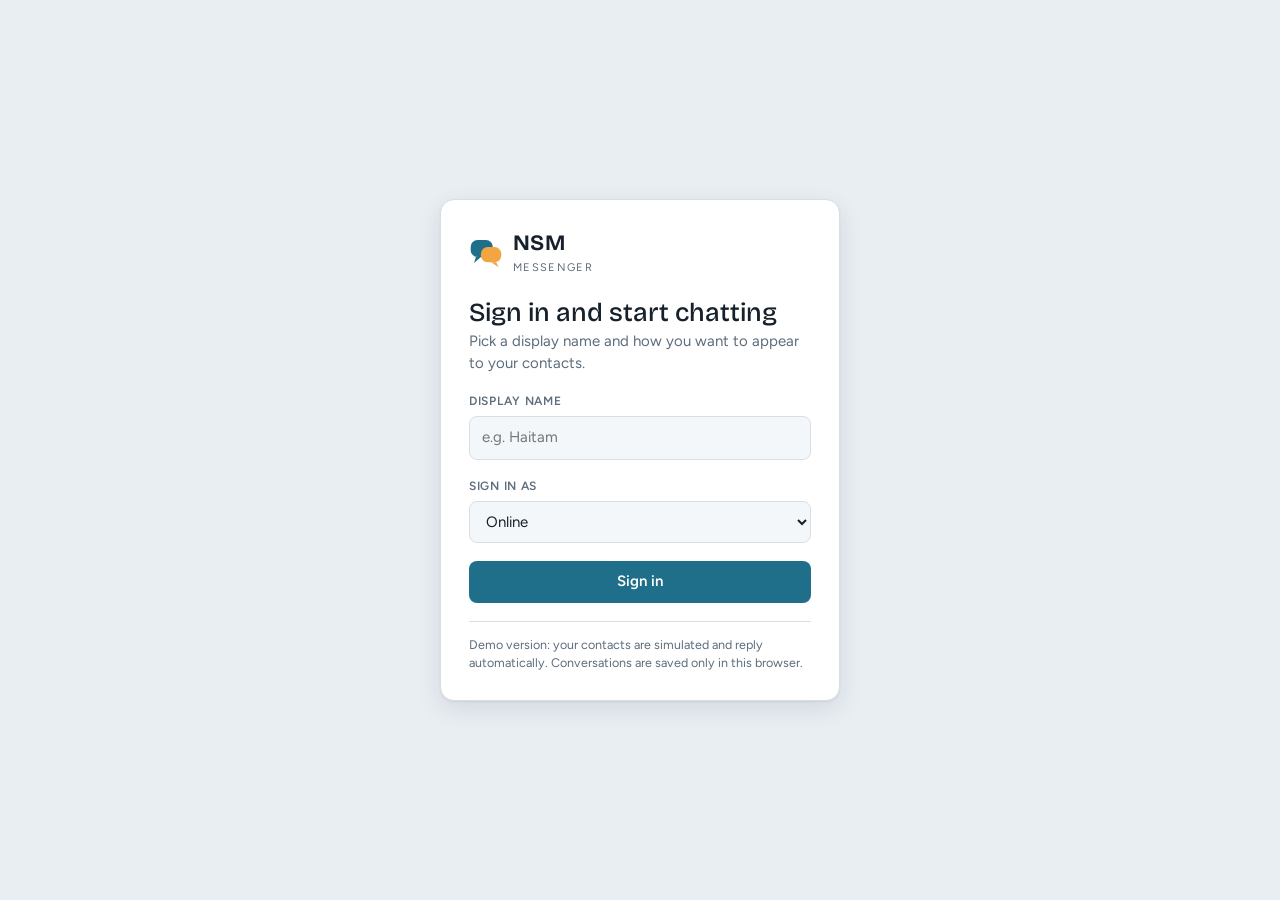
<file: demo.html>
<!doctype html>
<html lang="en">
<head>
<meta charset="utf-8">
<meta name="viewport" content="width=device-width, initial-scale=1, viewport-fit=cover">
<title>NSM Messenger</title>
<meta name="claude:viewport-fit-sides" content="cover">
<link rel="preconnect" href="https://fonts.googleapis.com">
<link rel="preconnect" href="https://fonts.gstatic.com" crossorigin>
<link rel="stylesheet" href="https://fonts.googleapis.com/css2?family=Bricolage+Grotesque:opsz,wght@12..96,500;12..96,700&family=Figtree:ital,wght@0,400;0,500;0,600;0,700;1,400;1,700&family=Comic+Neue:ital,wght@0,400;0,700;1,400;1,700&display=swap">
<style>
/* Layout: classic messenger — contact list left; tabbed conversation right with display pictures in a side column; one pane at a time on phones */
:root {
  --bg: #e9eef3;
  --panel: #ffffff;
  --panel-2: #f4f7fa;
  --line: #d6dee6;
  --fg: #16212c;
  --muted: #5d6d7c;
  --accent: #1f6f8b;
  --accent-fg: #ffffff;
  --accent-soft: #dcecf2;
  --spark: #f2a541;
  --spark-fg: #2b1a00;
  --online: #2e9e5b;
  --busy: #d64545;
  --away: #e0a526;
  --offline: #9aa7b3;
  --overlay: rgba(14, 21, 28, .45);
  --shadow: 0 1px 2px rgba(22,33,44,.06), 0 8px 24px rgba(22,33,44,.10);
  --font-display: "Bricolage Grotesque", "Segoe UI", system-ui, sans-serif;
  --font-body: "Figtree", "Segoe UI", system-ui, -apple-system, sans-serif;
  color-scheme: light;
}
@media (prefers-color-scheme: dark) {
  :root:not([data-theme="light"]) {
    --bg: #0e151c; --panel: #151f29; --panel-2: #1b2733; --line: #283745;
    --fg: #e6edf3; --muted: #93a3b2; --accent: #4fb3d3; --accent-fg: #06202a;
    --accent-soft: #1b3a47; --spark: #f2b45c; --offline: #5e6d7b; --overlay: rgba(0,0,0,.6);
    --shadow: 0 1px 2px rgba(0,0,0,.3), 0 8px 24px rgba(0,0,0,.4);
    color-scheme: dark;
  }
}
:root[data-theme="dark"] {
  --bg: #0e151c; --panel: #151f29; --panel-2: #1b2733; --line: #283745;
  --fg: #e6edf3; --muted: #93a3b2; --accent: #4fb3d3; --accent-fg: #06202a;
  --accent-soft: #1b3a47; --spark: #f2b45c; --offline: #5e6d7b; --overlay: rgba(0,0,0,.6);
  --shadow: 0 1px 2px rgba(0,0,0,.3), 0 8px 24px rgba(0,0,0,.4);
  color-scheme: dark;
}

* { box-sizing: border-box; }
html, body { height: 100%; }
body {
  margin: 0; background: var(--bg); color: var(--fg);
  font-family: var(--font-body); font-size: 15px; line-height: 1.45;
  padding-left: max(16px, env(safe-area-inset-left, 0px));
  padding-right: max(16px, env(safe-area-inset-right, 0px));
  padding-block: 16px;
}
button, input, select, textarea { font: inherit; color: inherit; }
button { cursor: pointer; }
:focus-visible { outline: 2px solid var(--accent); outline-offset: 2px; }
[hidden] { display: none !important; }
svg.i { width: 18px; height: 18px; stroke: currentColor; fill: none; stroke-width: 1.8; stroke-linecap: round; stroke-linejoin: round; flex: none; }

/* ---------- Status colours ---------- */
.st-online { --dot: var(--online); }
.st-busy, .st-phone { --dot: var(--busy); }
.st-away, .st-brb, .st-lunch { --dot: var(--away); }
.st-offline { --dot: var(--offline); }

/* ---------- Display pictures: status shown as a coloured frame ---------- */
.dp {
  --s: 40px; position: relative; flex: none; width: var(--s); height: var(--s); border-radius: calc(var(--s) * .26);
  display: grid; place-items: center; background: linear-gradient(145deg, var(--g1, #1f6f8b), var(--g2, #4fb3d3));
  box-shadow: 0 0 0 2px var(--panel), 0 0 0 4.5px var(--dot, var(--offline)); margin: 4px;
}
.dp img { position: absolute; inset: 0; width: 100%; height: 100%; object-fit: cover; border-radius: inherit; display: block; }
.dp-emo { font-size: calc(var(--s) * .56); line-height: 1; }
.dp.xs { --s: 24px; box-shadow: 0 0 0 1.5px var(--panel), 0 0 0 3px var(--dot, var(--offline)); margin: 3px; }
.dp.sm { --s: 36px; }
.dp.lg { --s: 60px; }
.dp.xl { --s: 104px; box-shadow: 0 0 0 3px var(--panel), 0 0 0 7px var(--dot, var(--offline)); margin: 7px; }
.dp.blocked::after { content: "⛔"; position: absolute; right: -6px; bottom: -6px; font-size: 13px; }
.dp.offline-look { filter: grayscale(.85); opacity: .7; }

/* ---------- Logo ---------- */
.logo { display: inline-flex; align-items: center; gap: 10px; }
.logo svg { width: 34px; height: 34px; flex: none; }
.logo b { font-family: var(--font-display); font-weight: 700; font-size: 22px; letter-spacing: .02em; }
.logo small { display: block; font-size: 11px; color: var(--muted); letter-spacing: .12em; text-transform: uppercase; }

/* ---------- Generic controls ---------- */
.btn { border: 0; border-radius: 8px; padding: 10px 16px; font-weight: 600; background: var(--accent); color: var(--accent-fg); }
.btn:hover { filter: brightness(1.08); }
.btn.ghost { background: var(--panel-2); color: var(--fg); border: 1px solid var(--line); }
.btn:disabled { opacity: .5; cursor: not-allowed; }
.icon-btn { border: 1px solid var(--line); background: var(--panel); border-radius: 8px; width: 34px; height: 34px; display: grid; place-items: center; flex: none; }
.icon-btn:hover { border-color: var(--accent); color: var(--accent); }
.field { display: grid; gap: 6px; }
.field label, .label { font-size: 12px; font-weight: 600; letter-spacing: .06em; text-transform: uppercase; color: var(--muted); }
.field input, .field select { border: 1px solid var(--line); background: var(--panel-2); border-radius: 8px; padding: 10px 12px; width: 100%; }

/* ---------- Sign-in ---------- */
.signin { height: 100%; display: grid; place-items: center; }
.signin-card { width: min(400px, 100%); background: var(--panel); border: 1px solid var(--line); border-radius: 14px; box-shadow: var(--shadow); padding: 28px; display: grid; gap: 18px; }
.signin-card h1 { font-family: var(--font-display); font-weight: 500; font-size: 26px; margin: 0; text-wrap: balance; }
.signin-card p { margin: 0; color: var(--muted); }
.demo-note { font-size: 12.5px; color: var(--muted); border-top: 1px solid var(--line); padding-top: 14px; }

/* ---------- App shell ---------- */
.app { height: 100%; max-width: 1280px; margin: 0 auto; display: grid; grid-template-columns: 340px minmax(0, 1fr); gap: 14px; }
.pane { background: var(--panel); border: 1px solid var(--line); border-radius: 14px; box-shadow: var(--shadow); min-height: 0; min-width: 0; display: flex; flex-direction: column; overflow: hidden; position: relative; }

/* Left: me */
.me { padding: 14px 16px; border-bottom: 1px solid var(--line); display: grid; gap: 10px; background: var(--panel-2); }
.me-top { display: flex; align-items: center; justify-content: space-between; gap: 8px; }
.me-row { display: flex; gap: 10px; align-items: center; min-width: 0; }
.me-row > button.dp-btn { border: 0; background: none; padding: 0; border-radius: 16px; }
.me-info { min-width: 0; flex: 1; display: grid; gap: 2px; }
.me-name { display: flex; gap: 6px; align-items: center; min-width: 0; }
.inline-edit { border: 1px solid transparent; background: transparent; border-radius: 6px; padding: 2px 4px; margin-left: -4px; min-width: 0; }
.inline-edit:hover, .inline-edit:focus { border-color: var(--line); background: var(--panel); }
#meName { font-weight: 600; font-size: 16px; flex: 1; }
#meStatus { border: 1px solid var(--line); background: var(--panel); border-radius: 6px; font-size: 12.5px; padding: 2px 4px; max-width: 128px; }
#mePm { font-size: 13px; color: var(--muted); width: 100%; font-style: italic; }
.music { display: flex; gap: 6px; align-items: center; font-size: 12.5px; color: var(--muted); min-width: 0; }
.music input[type="text"] { flex: 1; min-width: 0; border: 1px solid var(--line); background: var(--panel); border-radius: 6px; padding: 3px 6px; font-size: 12.5px; }
.music label { display: flex; align-items: center; gap: 5px; white-space: nowrap; cursor: pointer; }

.list-tools { display: flex; gap: 8px; padding: 10px 16px; border-bottom: 1px solid var(--line); align-items: center; }
.list-tools input { flex: 1; min-width: 0; border: 1px solid var(--line); background: var(--panel-2); border-radius: 8px; padding: 7px 10px; }
.sortbar { display: flex; gap: 4px; padding: 6px 16px 0; font-size: 12.5px; color: var(--muted); align-items: center; }
.sortbar button { border: 0; background: none; border-radius: 6px; padding: 2px 8px; color: var(--muted); }
.sortbar button[aria-pressed="true"] { background: var(--accent-soft); color: var(--fg); font-weight: 600; }

.contacts { overflow-y: auto; flex: 1; padding: 4px 8px 12px; }
.group-title { width: 100%; display: flex; align-items: center; gap: 6px; border: 0; background: none; text-align: left; padding: 10px 8px 4px; font-size: 12px; font-weight: 600; letter-spacing: .08em; text-transform: uppercase; color: var(--muted); }
.group-title .chev { transition: transform .15s; display: inline-block; }
.group-title[aria-expanded="false"] .chev { transform: rotate(-90deg); }
.contact { display: flex; gap: 8px; align-items: center; padding: 4px 6px; border-radius: 10px; min-width: 0; cursor: pointer; }
.contact:hover, .contact:focus-visible { background: var(--panel-2); }
.contact.active { background: var(--accent-soft); }
.contact .c-info { min-width: 0; flex: 1; display: grid; }
.contact .c-name { font-weight: 600; white-space: nowrap; overflow: hidden; text-overflow: ellipsis; }
.contact .c-name small { font-weight: 400; color: var(--muted); font-size: 12.5px; }
.contact .c-pm { font-size: 12.5px; color: var(--muted); white-space: nowrap; overflow: hidden; text-overflow: ellipsis; }
.contact.is-offline .c-name { color: var(--muted); font-weight: 500; }
.c-menu { border: 0; background: none; width: 28px; height: 28px; border-radius: 6px; color: var(--muted); display: grid; place-items: center; flex: none; opacity: .55; }
.contact:hover .c-menu, .c-menu:focus-visible { opacity: 1; }
.c-menu:hover { background: var(--line); color: var(--fg); }
.badge { flex: none; min-width: 20px; height: 20px; border-radius: 10px; padding: 0 6px; background: var(--spark); color: var(--spark-fg); font-size: 12px; font-weight: 700; display: grid; place-items: center; }

/* Right: tabs */
.tabs { display: flex; gap: 4px; padding: 8px 8px 0; border-bottom: 1px solid var(--line); overflow-x: auto; background: var(--panel-2); min-height: 45px; flex: none; }
.tab { display: flex; align-items: center; gap: 8px; border: 1px solid transparent; border-bottom: 0; border-radius: 9px 9px 0 0; padding: 7px 8px 7px 12px; background: none; white-space: nowrap; color: var(--muted); font-weight: 500; flex: none; cursor: pointer; max-width: 220px; }
.tab .t-name { overflow: hidden; text-overflow: ellipsis; }
.tab.active { background: var(--panel); border-color: var(--line); color: var(--fg); margin-bottom: -1px; }
.tab .x { border: 0; background: none; width: 20px; height: 20px; border-radius: 5px; display: grid; place-items: center; color: var(--muted); padding: 0; flex: none; }
.tab .x:hover { background: var(--line); color: var(--fg); }
.tab-dot { width: 10px; height: 10px; border-radius: 50%; background: var(--dot, var(--offline)); flex: none; }
.tab.flash { animation: flash 1s ease-in-out 3; }
@keyframes flash { 50% { background: var(--spark); color: var(--spark-fg); } }

/* Conversation */
.convo { flex: 1; display: flex; flex-direction: column; min-height: 0; }
.convo-head { display: flex; gap: 10px; align-items: center; padding: 10px 14px; border-bottom: 1px solid var(--line); }
.convo-head .h-info { min-width: 0; flex: 1 1 0; }
.h-name { font-family: var(--font-display); font-weight: 700; font-size: 19px; line-height: 1.2; overflow: hidden; text-overflow: ellipsis; white-space: nowrap; }
.h-sub { font-size: 13px; color: var(--muted); white-space: nowrap; overflow: hidden; text-overflow: ellipsis; }
.h-actions { display: flex; gap: 6px; }
.back { display: none; }

.convo-body { flex: 1; min-height: 0; display: grid; grid-template-columns: minmax(0, 1fr) 150px; }
.msg-col { display: flex; flex-direction: column; min-height: 0; min-width: 0; }
.messages { flex: 1; overflow-y: auto; padding: 14px 16px; display: flex; flex-direction: column; gap: 2px; min-height: 0; background-color: var(--panel); }
.side { border-left: 1px solid var(--line); padding: 14px 10px; display: flex; flex-direction: column; align-items: center; justify-content: space-between; gap: 12px; background: var(--panel-2); text-align: center; }
.side .who-pic { display: grid; justify-items: center; gap: 6px; font-size: 12.5px; color: var(--muted); }
.side button { border: 0; background: none; padding: 0; color: inherit; }

.m { display: grid; gap: 1px; max-width: 100%; }
.m .who { font-size: 12.5px; color: var(--muted); margin-top: 10px; display: flex; gap: 8px; align-items: baseline; }
.m .who time { font-size: 11px; font-variant-numeric: tabular-nums; }
.m .txt { padding-left: 12px; overflow-wrap: anywhere; white-space: pre-wrap; font-size: 15.5px; }
.m.mine .who { color: var(--accent); }
.sys { align-self: flex-start; font-size: 13px; color: var(--muted); padding: 6px 10px; margin: 8px 0 2px; border-left: 3px solid var(--line); background: var(--panel-2); border-radius: 0 8px 8px 0; display: flex; gap: 8px; align-items: center; flex-wrap: wrap; }
.sys.wizz { border-left-color: var(--spark); color: var(--fg); font-weight: 600; }
.sys.wink { border-left-color: var(--accent); color: var(--fg); }
.sys .linkish { border: 0; background: none; color: var(--accent); text-decoration: underline; padding: 0; font-size: 13px; }
.card { margin: 4px 0 2px 12px; border: 1px solid var(--line); background: var(--panel-2); border-radius: 10px; padding: 10px; display: grid; gap: 8px; width: min(320px, 100%); }
.card .f-row { display: flex; gap: 10px; align-items: center; min-width: 0; }
.card .f-name { font-weight: 600; overflow: hidden; text-overflow: ellipsis; white-space: nowrap; }
.card .f-meta { font-size: 12.5px; color: var(--muted); }
.card img { width: 100%; border-radius: 6px; display: block; background: #fff; }
.bar { height: 6px; border-radius: 3px; background: var(--line); overflow: hidden; }
.bar i { display: block; height: 100%; background: var(--accent); width: 100%; animation: fill 1.4s linear; }
@keyframes fill { from { width: 0; } }

.statusline { font-size: 12.5px; color: var(--muted); padding: 4px 16px 6px; min-height: 26px; border-top: 1px solid var(--line); background: var(--panel); }
.statusline.typing { font-style: italic; }
.dots span { display: inline-block; animation: bounce 1.2s infinite; }
.dots span:nth-child(2) { animation-delay: .15s; }
.dots span:nth-child(3) { animation-delay: .3s; }
@keyframes bounce { 0%, 60%, 100% { transform: none; } 30% { transform: translateY(-3px); } }

/* Composer */
.composer { border-top: 1px solid var(--line); padding: 8px 12px 12px; display: grid; gap: 8px; position: relative; }
.tools { display: flex; gap: 4px; align-items: center; flex-wrap: wrap; }
.tool { border: 1px solid transparent; background: none; border-radius: 8px; padding: 5px 8px; font-size: 13px; font-weight: 500; display: inline-flex; gap: 5px; align-items: center; color: var(--fg); }
.tool:hover, .tool[aria-expanded="true"] { border-color: var(--line); background: var(--panel-2); color: var(--accent); }
.tool.wizz-btn { border-color: var(--spark); background: color-mix(in srgb, var(--spark) 18%, var(--panel)); font-weight: 700; color: var(--fg); }
.tool.wizz-btn:hover { background: color-mix(in srgb, var(--spark) 35%, var(--panel)); }
.input-row { display: flex; gap: 8px; align-items: flex-end; }
.input-row textarea { flex: 1; min-width: 0; resize: none; border: 1px solid var(--line); background: var(--panel-2); border-radius: 10px; padding: 10px 12px; height: 48px; max-height: 140px; font-size: 15.5px; }
.input-row .btn { height: 48px; }

.pop { position: absolute; bottom: calc(100% - 4px); left: 12px; right: 12px; max-width: 420px; background: var(--panel); border: 1px solid var(--line); border-radius: 12px; box-shadow: var(--shadow); padding: 10px; z-index: 6; display: grid; gap: 8px; }
.pop .grid { display: grid; grid-template-columns: repeat(auto-fill, minmax(38px, 1fr)); gap: 2px; }
.pop .grid button { border: 0; background: none; border-radius: 8px; height: 38px; font-size: 21px; }
.pop .grid button:hover { background: var(--panel-2); }
.pop .hint { font-size: 12px; color: var(--muted); }
.wink-grid { display: grid; grid-template-columns: repeat(auto-fill, minmax(88px, 1fr)); gap: 6px; }
.wink-grid button { border: 1px solid var(--line); background: var(--panel-2); border-radius: 10px; padding: 8px 4px; display: grid; justify-items: center; gap: 2px; font-size: 12.5px; }
.wink-grid button span { font-size: 28px; line-height: 1.1; }
.wink-grid button:hover { border-color: var(--accent); }
.chips { display: flex; gap: 6px; flex-wrap: wrap; }
.chip { border: 1px solid var(--line); background: var(--panel-2); border-radius: 999px; padding: 4px 12px; font-size: 14px; }
.chip[aria-pressed="true"] { border-color: var(--accent); background: var(--accent-soft); }
.swatch { width: 28px; height: 28px; border-radius: 50%; border: 2px solid var(--panel); box-shadow: 0 0 0 1px var(--line); padding: 0; }
.swatch[aria-pressed="true"] { box-shadow: 0 0 0 2.5px var(--accent); }
.scene-grid { display: grid; grid-template-columns: repeat(auto-fill, minmax(90px, 1fr)); gap: 6px; }
.scene-grid button { height: 58px; border-radius: 8px; border: 1px solid var(--line); background-color: var(--panel); font-size: 12.5px; display: flex; align-items: flex-end; padding: 4px 6px; font-weight: 600; }
.scene-grid button[aria-pressed="true"] { border: 2px solid var(--accent); }

.empty { flex: 1; display: grid; place-items: center; text-align: center; padding: 24px; color: var(--muted); }
.empty h2 { font-family: var(--font-display); font-weight: 500; color: var(--fg); margin: 12px 0 4px; font-size: 22px; }
.empty p { margin: 0 auto; max-width: 38ch; }

/* Wizz shake */
.shake { animation: shake .5s cubic-bezier(.36,.07,.19,.97) 2; }
@keyframes shake {
  10%, 90% { transform: translate(-3px, 1px); } 20%, 80% { transform: translate(6px, -3px); }
  30%, 50%, 70% { transform: translate(-10px, 3px); } 40%, 60% { transform: translate(10px, -2px); }
}

/* Winks: full-pane animations */
.wink-layer { position: absolute; inset: 0; pointer-events: none; overflow: hidden; z-index: 8; }
.wp { position: absolute; line-height: 1; will-change: transform, top; }
.wp.rise { top: 105%; animation: rise var(--d) ease-in var(--delay) forwards, sway 1.2s ease-in-out var(--delay) infinite alternate; }
.wp.fall { top: -12%; animation: fall var(--d) linear var(--delay) forwards, sway 1.4s ease-in-out var(--delay) infinite alternate; }
.wp.burst { left: 50%; top: 45%; animation: burst 1.6s cubic-bezier(.1,.7,.3,1) var(--delay) forwards; opacity: 0; }
.wp.zoom { left: 50%; top: 50%; font-size: min(180px, 40vw); animation: zoom 2.6s ease-out forwards; }
.wp.fly { left: -10%; top: 90%; font-size: 72px; animation: fly 2.4s ease-in forwards; }
@keyframes rise { to { top: -15%; } }
@keyframes fall { to { top: 110%; } }
@keyframes sway { from { transform: translateX(-14px) rotate(-8deg); } to { transform: translateX(14px) rotate(8deg); } }
@keyframes burst { 0% { opacity: 1; transform: translate(-50%, -50%) scale(.3); } 80% { opacity: 1; } 100% { opacity: 0; transform: translate(calc(-50% + var(--dx)), calc(-50% + var(--dy))) scale(1.2); } }
@keyframes zoom { 0% { transform: translate(-50%, -50%) scale(0) rotate(-30deg); opacity: 0; } 25% { transform: translate(-50%, -50%) scale(1.25) rotate(8deg); opacity: 1; } 40%, 75% { transform: translate(-50%, -50%) scale(1) rotate(0); opacity: 1; } 100% { transform: translate(-50%, -50%) scale(1.6); opacity: 0; } }
@keyframes fly { to { left: 105%; top: -15%; transform: rotate(10deg); } }

/* Toasts (top right) */
.toasts { position: fixed; right: max(16px, env(safe-area-inset-right, 0px)); top: calc(16px + env(safe-area-inset-top, 0px)); display: grid; gap: 8px; z-index: 30; }
.toast { width: min(300px, calc(100vw - 32px)); background: var(--panel); border: 1px solid var(--line); border-left: 4px solid var(--accent); border-radius: 10px; box-shadow: var(--shadow); padding: 8px 12px; display: flex; gap: 8px; align-items: center; animation: slidein .25s ease-out; text-align: left; }
.toast.wizz { border-left-color: var(--spark); }
.toast b { display: block; }
.toast span.t { font-size: 13px; color: var(--muted); display: block; overflow: hidden; text-overflow: ellipsis; white-space: nowrap; }
@keyframes slidein { from { transform: translateY(-12px); opacity: 0; } }

/* Context menu */
.menu { position: fixed; z-index: 40; background: var(--panel); border: 1px solid var(--line); border-radius: 10px; box-shadow: var(--shadow); padding: 6px; min-width: 210px; display: grid; }
.menu button { border: 0; background: none; text-align: left; padding: 7px 10px; border-radius: 6px; display: flex; gap: 8px; align-items: center; }
.menu button:hover { background: var(--panel-2); }
.menu .sep { height: 1px; background: var(--line); margin: 4px 2px; }
.menu .danger { color: var(--busy); }
.menu .label { padding: 4px 10px 2px; }

/* Modal */
.modal-back { position: fixed; inset: 0; background: var(--overlay); display: grid; place-items: center; z-index: 50; padding: 16px; }
.modal { width: min(460px, 100%); max-height: calc(100% - 16px); overflow: auto; background: var(--panel); border: 1px solid var(--line); border-radius: 14px; box-shadow: var(--shadow); padding: 20px; display: grid; gap: 14px; }
.modal h2 { margin: 0; font-family: var(--font-display); font-weight: 500; font-size: 21px; }
.modal .row { display: flex; gap: 8px; justify-content: flex-end; flex-wrap: wrap; }
.dp-grid { display: grid; grid-template-columns: repeat(auto-fill, minmax(64px, 1fr)); gap: 10px; justify-items: center; }
.dp-grid button { border: 0; background: none; padding: 0; border-radius: 16px; }
.dp-grid button[aria-pressed="true"] .dp { --dot: var(--accent); }
.ink-wrap { border: 1px solid var(--line); border-radius: 10px; overflow: hidden; background: #ffffff; touch-action: none; }
.ink-wrap canvas { display: block; width: 100%; height: 240px; cursor: crosshair; }
.ttt { display: grid; grid-template-columns: repeat(3, 1fr); gap: 6px; width: min(270px, 100%); margin: 0 auto; }
.ttt button { aspect-ratio: 1; max-width: 100%; border: 1px solid var(--line); background: var(--panel-2); border-radius: 10px; font-family: var(--font-display); font-size: 40px; font-weight: 700; }
.ttt button.x { color: var(--accent); }
.ttt button.o { color: var(--spark); }
.ttt-status { text-align: center; font-weight: 600; min-height: 1.4em; }
.pick-list { display: grid; gap: 4px; max-height: 300px; overflow: auto; }
.pick-list button { display: flex; gap: 10px; align-items: center; border: 1px solid var(--line); background: var(--panel-2); border-radius: 10px; padding: 6px 10px; text-align: left; }
.pick-list button:hover { border-color: var(--accent); }

@media (prefers-reduced-motion: reduce) {
  .shake, .tab.flash, .dots span, .wp.rise, .wp.fall, .wp.fly, .wp.burst { animation: none !important; }
  .wp.rise, .wp.fall, .wp.fly, .wp.burst { display: none; }
}

@media (max-width: 1000px) {
  .convo-body { grid-template-columns: minmax(0, 1fr); }
  .side { display: none; }
}
@media (max-width: 760px) {
  body { padding-block: 8px; }
  .h-actions .icon-btn { width: 32px; height: 32px; }
  .convo-head { padding: 8px 10px; gap: 6px; }
  .app { grid-template-columns: minmax(0, 1fr); }
  .app.chatting .pane-left { display: none; }
  .app:not(.chatting) .pane-right { display: none; }
  .back { display: grid; }
  .tool .tl { display: none; }
  .tool { padding: 7px; }
  .tool.wizz-btn .tl { display: inline; }
}
</style>
<link rel="stylesheet" href="characters.css">
</head>
<body>

<svg width="0" height="0" style="position:absolute" aria-hidden="true">
  <symbol id="nsm-logo" viewBox="0 0 40 40">
    <rect x="2" y="6" width="26" height="20" rx="8" fill="#1f6f8b"/>
    <path d="M8 26 L6 33 L14 26 Z" fill="#1f6f8b"/>
    <rect x="14" y="14" width="24" height="18" rx="8" fill="#f2a541"/>
    <path d="M32 32 L35 38 L26 32 Z" fill="#f2a541"/>
  </symbol>
</svg>

<!-- ============ Sign-in ============ -->
<section class="signin" id="signin">
  <form class="signin-card" id="signinForm" novalidate>
    <div class="logo"><svg><use href="#nsm-logo"/></svg><div><b>NSM</b><small>Messenger</small></div></div>
    <div>
      <h1>Sign in and start chatting</h1>
      <p>Pick a display name and how you want to appear to your contacts.</p>
    </div>
    <div class="field">
      <label for="nameInput">Display name</label>
      <input id="nameInput" maxlength="32" placeholder="e.g. Haitam" autocomplete="nickname" required>
    </div>
    <div class="field">
      <label for="statusInput">Sign in as</label>
      <select id="statusInput"></select>
    </div>
    <button class="btn" type="submit">Sign in</button>
    <p class="demo-note">Demo version: your contacts are simulated and reply automatically. Conversations are saved only in this browser.</p>
  </form>
</section>

<!-- ============ Main app ============ -->
<main class="app" id="app" hidden>
  <aside class="pane pane-left">
    <div class="me">
      <div class="me-top">
        <div class="logo"><svg><use href="#nsm-logo"/></svg><div><b>NSM</b></div></div>
        <div style="display:flex; gap:6px">
          <button class="icon-btn" id="soundBtn" aria-label="Turn sounds off" title="Sounds on">
            <svg class="i" viewBox="0 0 24 24"><path d="M11 5 6 9H3v6h3l5 4z"/><path d="M15.5 8.5a5 5 0 0 1 0 7"/><path d="M18.5 5.5a9 9 0 0 1 0 13"/></svg>
          </button>
          <button class="icon-btn" id="signoutBtn" aria-label="Sign out" title="Sign out">
            <svg class="i" viewBox="0 0 24 24"><path d="M15 4h4a1 1 0 0 1 1 1v14a1 1 0 0 1-1 1h-4"/><path d="M10 16l-4-4 4-4"/><path d="M6 12h10"/></svg>
          </button>
        </div>
      </div>
      <div class="me-row">
        <button class="dp-btn" id="meDpBtn" title="Change display picture" aria-label="Change display picture"></button>
        <div class="me-info">
          <div class="me-name">
            <input class="inline-edit" id="meName" aria-label="Your display name" maxlength="32">
            <select id="meStatus" aria-label="Your status"></select>
          </div>
          <input class="inline-edit" id="mePm" aria-label="Your personal message" maxlength="80" placeholder="Type a personal message">
        </div>
      </div>
      <div class="music">
        <label><input type="checkbox" id="musicOn"> ♫ Show what I'm listening to</label>
        <input type="text" id="musicSong" aria-label="Song you're listening to" placeholder="Artist – Song" maxlength="60">
      </div>
    </div>
    <div class="list-tools">
      <input id="search" type="search" placeholder="Search contacts" aria-label="Search contacts">
      <button class="icon-btn" id="addBtn" title="Add a contact" aria-label="Add a contact">
        <svg class="i" viewBox="0 0 24 24"><circle cx="10" cy="8" r="4"/><path d="M3 20a7 7 0 0 1 14 0"/><path d="M19 8v6M16 11h6"/></svg>
      </button>
    </div>
    <div class="sortbar" role="group" aria-label="Sort contacts">
      Sort by <button data-sort="groups">Groups</button><button data-sort="status">Online / offline</button>
    </div>
    <div class="contacts" id="contacts"></div>
  </aside>

  <section class="pane pane-right" id="chatPane">
    <div class="tabs" id="tabs" role="tablist" aria-label="Open conversations"></div>
    <div class="empty" id="empty">
      <div>
        <svg width="64" height="64" aria-hidden="true"><use href="#nsm-logo"/></svg>
        <h2>No conversation open</h2>
        <p>Click a contact to start a conversation. Use the ⋯ button next to a contact to send a Wizz, play a game, block or move them.</p>
      </div>
    </div>
    <div class="convo" id="convo" hidden>
      <div class="convo-head">
        <button class="icon-btn back" id="backBtn" aria-label="Back to contacts"><svg class="i" viewBox="0 0 24 24"><path d="M15 18l-6-6 6-6"/></svg></button>
        <span id="hDp"></span>
        <div class="h-info"><div class="h-name" id="hName"></div><div class="h-sub" id="hSub"></div></div>
        <div class="h-actions">
          <button class="icon-btn" id="inviteBtn" title="Invite someone to this conversation" aria-label="Invite someone to this conversation">
            <svg class="i" viewBox="0 0 24 24"><circle cx="9" cy="8" r="3.5"/><path d="M2.5 19a6.5 6.5 0 0 1 13 0"/><path d="M19 7v6M16 10h6"/></svg>
          </button>
          <button class="icon-btn" id="gameBtn" title="Play tic-tac-toe" aria-label="Play tic-tac-toe">
            <svg class="i" viewBox="0 0 24 24"><path d="M9 3v18M15 3v18M3 9h18M3 15h18"/></svg>
          </button>
          <button class="icon-btn" id="sceneBtn" title="Change background" aria-label="Change background">
            <svg class="i" viewBox="0 0 24 24"><rect x="3" y="4" width="18" height="16" rx="2"/><path d="M3 16l5-5 4 4 3-3 6 6"/><circle cx="16" cy="9" r="1.5"/></svg>
          </button>
        </div>
      </div>
      <div class="convo-body">
        <div class="msg-col">
          <div class="messages" id="messages" aria-live="polite"></div>
          <div class="statusline" id="statusline"></div>
          <div class="composer">
            <div class="pop" id="pop" hidden></div>
            <div class="tools" role="toolbar" aria-label="Message tools">
              <button class="tool" data-pop="font" aria-expanded="false" title="Change font and colour"><svg class="i" viewBox="0 0 24 24"><path d="M4 20 10 4h1l6 16M6.5 14h8"/><path d="M18 20h3"/></svg><span class="tl">Font</span></button>
              <button class="tool" data-pop="emo" aria-expanded="false" title="Emoticons"><svg class="i" viewBox="0 0 24 24"><circle cx="12" cy="12" r="9"/><path d="M8.5 14a4 4 0 0 0 7 0"/><path d="M9 9.5h.01M15 9.5h.01"/></svg><span class="tl">Emoticons</span></button>
              <button class="tool" data-pop="wink" aria-expanded="false" title="Send a wink (animation)"><svg class="i" viewBox="0 0 24 24"><path d="M12 3l2.4 5.6L20 9.3l-4.3 3.9 1.2 5.8L12 16l-4.9 3 1.2-5.8L4 9.3l5.6-.7z"/></svg><span class="tl">Winks</span></button>
              <button class="tool wizz-btn" id="wizzBtn" title="Send a Wizz: shakes your contact's window"><svg class="i" viewBox="0 0 24 24"><path d="M4 8l2 8M10 5l2 14M16 8l2 8"/></svg><span class="tl">Wizz!</span></button>
              <button class="tool" id="fileBtn" title="Send a photo or file"><svg class="i" viewBox="0 0 24 24"><path d="M20 11.5l-8 8a5 5 0 0 1-7-7l8.5-8.5a3.3 3.3 0 0 1 4.7 4.7L9.7 17.2a1.7 1.7 0 0 1-2.4-2.4L15 7"/></svg><span class="tl">Send file</span></button>
              <button class="tool" id="inkBtn" title="Draw a handwritten message"><svg class="i" viewBox="0 0 24 24"><path d="M4 20l4-1 11-11-3-3L5 16z"/><path d="M14 6l3 3"/></svg><span class="tl">Handwriting</span></button>
              <input type="file" id="fileInput" hidden>
            </div>
            <form class="input-row" id="sendForm">
              <textarea id="input" rows="1" placeholder="Type a message" aria-label="Message"></textarea>
              <button class="btn" type="submit">Send</button>
            </form>
          </div>
        </div>
        <div class="side" id="side"></div>
      </div>
    </div>
  </section>
</main>

<div class="toasts" id="toasts" aria-live="polite"></div>
<div class="menu" id="menu" hidden role="menu"></div>
<div class="modal-back" id="modalBack" hidden><div class="modal" id="modal" role="dialog" aria-modal="true"></div></div>

<script src="characters.js"></script>
<script>
(() => {
  "use strict";

  /* =============== Constants =============== */
  const STATUS = {
    online:  "Online",
    busy:    "Busy",
    brb:     "Be right back",
    away:    "Away",
    phone:   "On the phone",
    lunch:   "Out to lunch",
    offline: "Offline"
  };
  const GROUPS = ["Friends", "Family", "Work", "School"];

  // Original display pictures: an emoji on a gradient tile.
  const PICS = {
    turtle: ["🐢", "#2e8a62", "#9be0b8"], cactus: ["🌵", "#6b8f2a", "#d8e98f"], guitar: ["🎸", "#b4532a", "#f6b98a"],
    ball:   ["⚽", "#3d5fa8", "#a8c3f0"], moon:   ["🌙", "#28305e", "#7d86c9"], cat:    ["🐱", "#a33d63", "#f2a7c3"],
    melon:  ["🍉", "#2e9e5b", "#f28b8b"], rocket: ["🚀", "#1f2f4f", "#5fa8d3"], sun:    ["🌻", "#d9901a", "#ffe08a"],
    game:   ["🎮", "#6b4fa3", "#c4b2ec"], fox:    ["🦊", "#c2541b", "#ffc48a"], island: ["🏝️", "#1f8b8b", "#a6eadf"],
    coffee: ["☕", "#6e4a2f", "#d9b48f"], butterfly: ["🦋", "#3b7c84", "#b3e0ff"], pizza: ["🍕", "#c23b2a", "#ffd27a"],
    star:   ["⭐", "#8a6a1f", "#ffe9a8"]
  };

  const FONTS = {
    body:  { name: "Clean",   css: 'var(--font-body)' },
    comic: { name: "Comic",   css: "'Comic Neue', 'Comic Sans MS', cursive" },
    serif: { name: "Classic", css: "Georgia, 'Times New Roman', serif" },
    mono:  { name: "Typewriter", css: "'Courier New', Courier, monospace" },
    bold:  { name: "Display", css: 'var(--font-display)' }
  };
  // Mid-tone colours that stay readable on both light and dark backgrounds.
  const TEXT_COLORS = ["", "#d64545", "#e07b26", "#2e9e5b", "#1aa3a3", "#3d7fd6", "#8a5cd6", "#d14d9a", "#8a7a5c"];

  const EMOTICONS = [
    [":-)", "🙂"], [":)", "🙂"], [":-D", "😄"], [":D", "😄"], [";-)", "😉"], [";)", "😉"], [":-(", "🙁"], [":(", "🙁"],
    [":-P", "😛"], [":P", "😛"], [":p", "😛"], [":-O", "😮"], [":O", "😮"], [":o", "😮"], [":'(", "😢"], [":@", "😠"],
    [":$", "😳"], [":S", "😕"], [":s", "😕"], [":|", "😐"], ["8-)", "🙄"], ["(H)", "😎"], ["(h)", "😎"], ["(A)", "😇"], ["(a)", "😇"],
    ["<3", "❤️"], ["(L)", "❤️"], ["(l)", "❤️"], ["(U)", "💔"], ["(u)", "💔"], ["(Y)", "👍"], ["(y)", "👍"], ["(N)", "👎"], ["(n)", "👎"],
    ["(*)", "⭐"], ["(F)", "🌹"], ["(f)", "🌹"], ["(K)", "💋"], ["(k)", "💋"], ["(G)", "🎁"], ["(g)", "🎁"], ["(^)", "🎂"],
    ["(coffee)", "☕"], ["(C)", "☕"], ["(c)", "☕"], ["(pi)", "🍕"], ["(mp)", "📱"], ["(e)", "📧"], ["(E)", "📧"],
    ["(8)", "🎵"], ["(S)", "🌙"], ["(#)", "☀️"], ["(R)", "🌈"], ["(r)", "🌈"], ["(Z)", "👦"], ["(X)", "👧"], ["(6)", "😈"],
    ["(ap)", "✈️"], ["(co)", "💻"], ["(so)", "⚽"], ["(%)", "🔗"], ["+o(", "🤢"], ["(brb)", "🔜"], ["(@)", "🐱"], ["(&)", "🐶"]
  ];
  const PICKER = ["🙂","😄","😉","😛","😮","😢","😠","😳","😕","😐","🙄","😎","😇","😈","🤢","😂","🥰","🤔","😴","🥳",
    "❤️","💔","👍","👎","👋","🙌","👏","💪","⭐","🌹","💋","🎁","🎂","☕","🍕","🎵","🌙","☀️","🌈","✈️","💻","📱","⚽","🐱","🐶","🔥","🎉","💯"];

  const WINKS = [
    { id: "hearts",   name: "Hearts",     e: "💖", mode: "rise",  set: ["❤️", "💕", "💖", "💗"] },
    { id: "kiss",     name: "Big kiss",   e: "💋", mode: "zoom" },
    { id: "lol",      name: "LOL",        e: "😂", mode: "zoom" },
    { id: "party",    name: "Party",      e: "🎉", mode: "fall",  set: ["🎉", "🎊", "✨", "🥳"] },
    { id: "fireworks",name: "Fireworks",  e: "🎆", mode: "burst", set: ["✨", "🎆", "💥", "⭐", "🌟"] },
    { id: "rain",     name: "Rainy day",  e: "🌧️", mode: "fall",  set: ["💧", "💧", "🌧️"] },
    { id: "flowers",  name: "Flowers",    e: "🌸", mode: "rise",  set: ["🌸", "🌷", "🌼", "🌹"] },
    { id: "rocket",   name: "Rocket",     e: "🚀", mode: "fly" },
    { id: "hug",      name: "Hug",        e: "🤗", mode: "zoom" },
    { id: "snow",     name: "Snow",       e: "❄️", mode: "fall",  set: ["❄️", "❄️", "☃️"] },
    { id: "angry",    name: "Grrr",       e: "😡", mode: "zoom" },
    { id: "money",    name: "Rich!",      e: "💸", mode: "fall",  set: ["💸", "💰", "🪙"] },
    // Animated characters (characters.js)
    ...(window.NSM_CHARS || []).map(c => ({ id: c.id, name: c.name, e: c.e, mode: "char" }))
  ];
  const isChar = id => (WINKS.find(w => w.id === id) || {}).mode === "char";

  const SCENES = {
    none:   { name: "Plain",   css: "none" },
    dawn:   { name: "Sunset",  css: "linear-gradient(170deg, rgba(242,165,65,.22), rgba(214,69,69,.10) 55%, rgba(242,165,65,0))" },
    ocean:  { name: "Ocean",   css: "linear-gradient(180deg, rgba(31,111,139,.24), rgba(79,179,211,.06))" },
    meadow: { name: "Meadow",  css: "linear-gradient(180deg, rgba(46,158,91,0) 45%, rgba(46,158,91,.22))" },
    grid:   { name: "Notebook",css: "linear-gradient(rgba(61,127,214,.13) 1px, transparent 1px) 0 0 / 100% 26px" },
    dots:   { name: "Dots",    css: "radial-gradient(rgba(127,140,155,.35) 1.5px, transparent 1.7px) 0 0 / 18px 18px" },
    candy:  { name: "Candy",   css: "repeating-linear-gradient(135deg, rgba(209,77,154,.08) 0 14px, rgba(209,77,154,0) 14px 28px)" },
    night:  { name: "Night",   css: "radial-gradient(rgba(255,255,255,.6) 1px, transparent 1.4px) 0 0 / 46px 46px, linear-gradient(180deg, rgba(40,48,94,.35), rgba(40,48,94,.12))" }
  };

  const GENERIC_LINES = ["Haha nice", "Really?", "I'm good, you?", "Ok cool", "Tell me more!", "lol", "Yes!", "Sounds good 🙂"];
  // Simulated contacts. All fictional.
  const SEED = [
    { id: "yasmine", name: "Yasmine", group: "Friends", pm: "Back from Chefchaouen ☀️", status: "online", pic: { preset: "sun" }, font: { family: "body", color: "#d14d9a" },
      lines: ["Haha yes!", "I was just thinking about that", "Did you see the photos I sent?", "Let's grab a coffee this week?", "Totally agree :)"] },
    { id: "karim", name: "Karim B.", group: "Work", pm: "Coding… do not disturb", status: "busy", pic: { preset: "game" }, font: { family: "mono", color: "#2e9e5b" },
      lines: ["one sec", "in a meeting, call you after", "ok (y)", "send me the link", "yep"] },
    { id: "lea", name: "Léa", group: "Friends", pm: "", music: "Lo-fi Girl – Rainy Café", status: "online", pic: { preset: "butterfly" }, font: { family: "comic", color: "#8a5cd6" },
      lines: ["Oh nice!!", "Tell me more", "I miss our long chats", "Same here lol", "That song is stuck in my head now (8)"] },
    { id: "omar", name: "Omar", group: "Friends", pm: "Match tonight at 9 (so)", status: "away", pic: { preset: "ball" }, font: { family: "bold", color: "#3d7fd6" },
      lines: ["Are you watching the match?", "We're going to win this one", "Haha classic", "Brb, getting food", "Who's coming tonight?"] },
    { id: "sofia", name: "Sofia", group: "School", pm: "Exams week 📚", status: "online", pic: { preset: "cat" }, font: { family: "serif", color: "#e07b26" },
      lines: ["Can't talk long, revising", "Do you have the notes from Tuesday?", "Wish me luck!", "Ugh, so much to learn :(", "Thanks, you're the best"] },
    { id: "mama", name: "Maman", group: "Family", pm: "Call me when you can ❤️", status: "lunch", pic: { preset: "island" }, font: { family: "serif", color: "#d64545" },
      lines: ["Did you eat?", "Call me tonight", "Love you habibi ❤️", "Don't stay up too late", "Your aunt says hi"] },
    { id: "nadia", name: "Nadia", group: "Family", pm: "", status: "offline", pic: { preset: "melon" }, font: { family: "body", color: "#1aa3a3" },
      lines: ["Sorry, just saw this!", "Hey you! How are things?", "Haha I knew it", "Let's catch up soon"] },
    { id: "thomas", name: "Thomas", group: "Work", pm: "Somewhere over the Atlantic (ap)", status: "offline", pic: { preset: "rocket" }, font: { family: "body", color: "" },
      lines: ["Just landed!", "wifi is terrible here", "Talk later?", "👋"] },
    { id: "ines", name: "Inès", group: "School", pm: "New phone, who dis", status: "offline", pic: { preset: "fox" }, font: { family: "comic", color: "#e07b26" },
      lines: ["Hiii", "OMG really?", "Send pics!", "That's hilarious 😂"] }
  ];

  /* =============== Storage (always guarded) =============== */
  const KEY = "nsm-messenger-v2";
  const load = () => { try { return JSON.parse(localStorage.getItem(KEY)) || {}; } catch { return {}; } };
  function save() {
    const data = { me, sound, sort, contacts, convos };
    try { localStorage.setItem(KEY, JSON.stringify(data)); }
    catch {
      // Storage full: keep the conversations but drop pictures from old messages.
      try {
        const lite = JSON.parse(JSON.stringify(data));
        for (const c of Object.values(lite.convos)) for (const m of c.msgs) if (m.img) { m.img = null; m.dropped = true; }
        localStorage.setItem(KEY, JSON.stringify(lite));
      } catch {}
    }
  }

  /* =============== State =============== */
  const saved = load();
  let me = saved.me || null;
  let sound = saved.sound !== false;
  let sort = saved.sort || "groups";
  let contacts = Array.isArray(saved.contacts) && saved.contacts.length ? saved.contacts : SEED.map(c => ({ ...c }));
  let convos = saved.convos || {};
  for (const cv of Object.values(convos)) for (const m of cv.msgs) if (m.kind === "file") m.done = true;
  let openTabs = [];
  let active = null;
  const collapsed = {};
  const typing = {};          // convoId -> contactId currently typing
  let pop = null;             // open composer popover kind

  /* =============== Helpers =============== */
  const $ = id => document.getElementById(id);
  const esc = s => String(s).replace(/[&<>"']/g, ch => ({ "&": "&amp;", "<": "&lt;", ">": "&gt;", '"': "&quot;", "'": "&#39;" }[ch]));
  const rand = arr => arr[Math.floor(Math.random() * arr.length)];
  const byId = id => contacts.find(c => c.id === id);
  const fmtTime = t => new Date(t).toLocaleTimeString([], { hour: "2-digit", minute: "2-digit" });
  const fmtDate = t => new Date(t).toLocaleDateString();
  const fmtSize = b => b < 1024 ? b + " B" : b < 1048576 ? (b / 1024).toFixed(0) + " KB" : (b / 1048576).toFixed(1) + " MB";
  const isOff = c => c.status === "offline" || c.blocked;
  const pmText = c => c.music ? "♫ " + c.music : (c.pm || "");
  const myPm = () => me.music && me.music.on && me.music.song ? "♫ " + me.music.song : (me.pm || "");

  const emoticonize = text => {
    let out = text;
    for (const [code, emo] of EMOTICONS) {
      const re = new RegExp("(^|\\s)" + code.replace(/[.*+?^${}()|[\]\\]/g, "\\$&") + "(?=\\s|$|[.,!?])", "g");
      out = out.replace(re, "$1" + emo);
    }
    return out;
  };

  function dp(pic, status, size = "", extra = "") {
    const p = PICS[(pic && pic.preset) || "star"] || PICS.star;
    const inner = pic && pic.img ? `<img src="${esc(pic.img)}" alt="">` : `<span class="dp-emo">${p[0]}</span>`;
    return `<span class="dp ${size} st-${status} ${extra}" style="--g1:${p[1]};--g2:${p[2]}">${inner}</span>`;
  }
  const contactDp = (c, size) => dp(c.pic, c.blocked ? "offline" : c.status, size, (c.blocked ? "blocked " : "") + (isOff(c) ? "offline-look" : ""));
  const myDp = size => dp(me.pic, me.status, size);

  const fontStyle = f => {
    f = f || {};
    return `font-family:${(FONTS[f.family] || FONTS.body).css};${f.color ? "color:" + f.color + ";" : ""}font-weight:${f.bold ? 700 : 400};font-style:${f.italic ? "italic" : "normal"}`;
  };

  function getConvo(id) {
    if (!convos[id]) convos[id] = { id, members: [id], msgs: [], scene: "none", unread: 0 };
    return convos[id];
  }
  const convoTitle = cv => cv.members.map(id => (byId(id) || { name: "?" }).name).join(", ");
  const convoMembers = cv => cv.members.map(byId).filter(Boolean);

  /* =============== Sounds (Web Audio, start after a click) =============== */
  let ac = null;
  function tone(freqs, dur = 0.12, type = "sine", vol = 0.16) {
    if (!sound) return;
    try {
      ac = ac || new (window.AudioContext || window.webkitAudioContext)();
      let t = ac.currentTime;
      for (const f of freqs) {
        const o = ac.createOscillator(), g = ac.createGain();
        o.type = type; o.frequency.value = f;
        g.gain.setValueAtTime(0.0001, t);
        g.gain.exponentialRampToValueAtTime(vol, t + 0.01);
        g.gain.exponentialRampToValueAtTime(0.0001, t + dur);
        o.connect(g).connect(ac.destination); o.start(t); o.stop(t + dur + 0.02);
        t += dur * 0.8;
      }
    } catch {}
  }
  const sfx = {
    message: () => tone([880, 1175]),
    signin:  () => tone([523, 659, 784, 1046], 0.13),
    wizz:    () => tone([150, 120, 150, 120, 150, 120], 0.07, "square", 0.08),
    wink:    () => tone([660, 880, 1320], 0.1, "triangle"),
    done:    () => tone([1046, 1318], 0.09, "triangle")
  };

  /* =============== Render: me =============== */
  function fillStatusSelect(sel, appearOffline) {
    sel.innerHTML = Object.entries(STATUS).map(([k, v]) => `<option value="${k}">${k === "offline" && appearOffline ? "Appear offline" : v}</option>`).join("");
  }
  function renderMe() {
    $("meName").value = me.name;
    $("meStatus").value = me.status;
    $("mePm").value = me.pm || "";
    $("meDpBtn").innerHTML = myDp("lg");
    $("musicOn").checked = !!(me.music && me.music.on);
    $("musicSong").value = (me.music && me.music.song) || "";
    $("musicSong").disabled = !$("musicOn").checked;
    const sb = $("soundBtn");
    sb.title = sound ? "Sounds on" : "Sounds off";
    sb.setAttribute("aria-label", sound ? "Turn sounds off" : "Turn sounds on");
    sb.style.opacity = sound ? 1 : 0.45;
    document.querySelectorAll("[data-sort]").forEach(b => b.setAttribute("aria-pressed", String(b.dataset.sort === sort)));
  }

  /* =============== Render: contacts =============== */
  function contactRow(c) {
    const cv = convos[c.id];
    const unread = cv && cv.unread;
    const st = c.blocked ? "Blocked" : c.status !== "online" && c.status !== "offline" ? STATUS[c.status] : "";
    return `<div class="contact ${isOff(c) ? "is-offline" : ""} ${c.id === active ? "active" : ""}" data-id="${c.id}" tabindex="0" role="button" aria-label="Chat with ${esc(c.name)}, ${c.blocked ? "blocked" : STATUS[c.status]}">
      ${contactDp(c, "sm")}
      <span class="c-info">
        <span class="c-name">${esc(c.name)}${st ? ` <small>(${st})</small>` : ""}</span>
        ${pmText(c) ? `<span class="c-pm">${esc(emoticonize(pmText(c)))}</span>` : ""}
      </span>
      ${unread ? `<span class="badge" aria-label="${unread} unread">${unread}</span>` : ""}
      <button class="c-menu" data-menu="${c.id}" aria-label="More actions for ${esc(c.name)}" aria-haspopup="menu">⋯</button>
    </div>`;
  }
  function renderContacts() {
    const q = $("search").value.trim().toLowerCase();
    const list = contacts.filter(c => !q || c.name.toLowerCase().includes(q) || pmText(c).toLowerCase().includes(q));
    const section = (key, label, items, total) => `
      <button class="group-title" data-group="${key}" aria-expanded="${!collapsed[key]}"><span class="chev">▾</span>${esc(label)} (${total})</button>
      ${collapsed[key] ? "" : items.map(contactRow).join("")}`;
    let html = "";
    if (sort === "groups") {
      for (const g of GROUPS) {
        const items = list.filter(c => c.group === g).sort((a, b) => isOff(a) - isOff(b));
        if (!items.length && q) continue;
        html += section("g-" + g, g, items, `${items.filter(c => !isOff(c)).length}/${items.length}`);
      }
    } else {
      const on = list.filter(c => !isOff(c)), off = list.filter(isOff);
      html += section("s-on", "Online", on, on.length) + section("s-off", "Offline", off, off.length);
    }
    if (!list.length) html += `<p style="color:var(--muted);padding:12px 8px;margin:0">No contact matches “${esc(q)}”.</p>`;
    $("contacts").innerHTML = html;
  }

  /* =============== Render: tabs =============== */
  function renderTabs() {
    $("tabs").innerHTML = openTabs.map(id => {
      const cv = convos[id];
      const first = convoMembers(cv)[0] || { status: "offline" };
      return `<div class="tab ${id === active ? "active" : ""}" role="tab" aria-selected="${id === active}" data-tab="${id}" tabindex="0">
        <span class="tab-dot st-${cv.members.length > 1 ? "online" : (first.blocked ? "offline" : first.status)}"></span>
        <span class="t-name">${esc(convoTitle(cv))}</span>${cv.unread ? `<span class="badge">${cv.unread}</span>` : ""}
        <button class="x" data-close="${id}" aria-label="Close conversation">✕</button>
      </div>`;
    }).join("");
    $("empty").hidden = !!active;
    $("convo").hidden = !active;
  }

  /* =============== Render: conversation =============== */
  function renderHeader() {
    if (!active) return;
    const cv = convos[active], ms = convoMembers(cv);
    if (ms.length === 1) {
      const c = ms[0];
      $("hDp").innerHTML = contactDp(c, "");
      $("hName").textContent = c.name;
      $("hSub").textContent = (c.blocked ? "Blocked" : STATUS[c.status]) + (pmText(c) ? " · " + emoticonize(pmText(c)) : "");
    } else {
      $("hDp").innerHTML = dp({ preset: "star" }, "online", "");
      $("hName").textContent = convoTitle(cv);
      $("hSub").textContent = `Group conversation · ${ms.length + 1} people`;
    }
    const them = ms[0];
    $("side").innerHTML = `
      <div class="who-pic">${them ? contactDp(them, "xl") : ""}<span>${them ? esc(them.name) : ""}</span></div>
      <div class="who-pic"><button id="sideMe" title="Change your display picture">${myDp("xl")}</button><span>${esc(me.name)} (you)</span></div>`;
    $("messages").style.background = SCENES[cv.scene] ? SCENES[cv.scene].css : "none";
  }

  function renderMessages() {
    if (!active) return;
    const cv = convos[active], ms = convoMembers(cv);
    const nameOf = id => id === "me" ? me.name : (byId(id) || { name: "Someone" }).name;
    let html = "";
    if (!cv.msgs.length) html += `<div class="sys">This is the start of your conversation with ${esc(convoTitle(cv))}. Say hi :)</div>`;
    if (ms.length === 1 && ms[0].blocked) html += `<div class="sys">You have blocked ${esc(ms[0].name)}. They can't see you or send you messages. Unblock them from the ⋯ menu to chat again.</div>`;
    else if (ms.length === 1 && ms[0].status === "offline") html += `<div class="sys">${esc(ms[0].name)} appears to be offline. Your messages will be delivered when they sign in.</div>`;
    let prev = null, prevT = 0;
    for (const m of cv.msgs) {
      const mine = m.from === "me";
      if (m.kind === "text") {
        const head = prev !== m.from || m.t - prevT > 5 * 60000;
        html += `<div class="m ${mine ? "mine" : ""}">
          ${head ? `<div class="who"><span>${esc(nameOf(m.from))} says:</span><time>${fmtTime(m.t)}</time></div>` : ""}
          <div class="txt" style="${fontStyle(m.font)}">${esc(m.text)}</div></div>`;
        prev = m.from; prevT = m.t; continue;
      }
      prev = null;
      if (m.kind === "wizz") {
        html += `<div class="sys wizz">${mine ? "You have just sent a Wizz!" : esc(nameOf(m.from)) + " has just sent you a Wizz!"} <time>${fmtTime(m.t)}</time></div>`;
      } else if (m.kind === "wink") {
        const w = WINKS.find(x => x.id === m.wink) || WINKS[0];
        html += `<div class="sys wink">${mine ? "You sent a wink:" : esc(nameOf(m.from)) + " sent you a wink:"} ${w.e} ${esc(w.name)} <button class="linkish" data-replay="${w.id}">Play again</button></div>`;
      } else if (m.kind === "file") {
        html += `<div class="m ${mine ? "mine" : ""}"><div class="who"><span>${esc(nameOf(m.from))} sent a file:</span><time>${fmtTime(m.t)}</time></div>
          <div class="card">
            ${m.done && m.img ? `<img src="${esc(m.img)}" alt="${esc(m.name)}">` : ""}
            <div class="f-row"><span style="font-size:24px">${m.img || m.dropped ? "🖼️" : "📄"}</span><div style="min-width:0"><div class="f-name">${esc(m.name)}</div>
            <div class="f-meta">${fmtSize(m.size)} · ${m.done ? (m.dropped ? "Picture removed to save space" : "Transfer complete ✓") : "Sending…"}</div></div></div>
            ${m.done ? "" : `<div class="bar"><i></i></div>`}
          </div></div>`;
      } else if (m.kind === "ink") {
        html += `<div class="m ${mine ? "mine" : ""}"><div class="who"><span>${esc(nameOf(m.from))} says (handwriting):</span><time>${fmtTime(m.t)}</time></div>
          <div class="card">${m.img ? `<img src="${esc(m.img)}" alt="Handwritten message">` : "Drawing removed to save space"}</div></div>`;
      } else if (m.kind === "sys") {
        html += `<div class="sys">${esc(m.text)}</div>`;
      }
    }
    const box = $("messages");
    box.innerHTML = html;
    box.scrollTop = box.scrollHeight;
    renderStatusline();
  }

  function renderStatusline() {
    const el = $("statusline");
    if (!active) return;
    const who = typing[active];
    if (who) {
      el.className = "statusline typing";
      el.innerHTML = `${esc(byId(who).name)} is writing a message<span class="dots"><span>.</span><span>.</span><span>.</span></span>`;
      return;
    }
    el.className = "statusline";
    const last = [...convos[active].msgs].reverse().find(m => m.from !== "me" && m.kind !== "sys");
    el.textContent = last ? `Last message received at ${fmtTime(last.t)} on ${fmtDate(last.t)}.` : "";
  }

  function applyInputFont() {
    const ta = $("input");
    const f = me.font || {};
    ta.style.fontFamily = (FONTS[f.family] || FONTS.body).css;
    ta.style.color = f.color || "";
    ta.style.fontWeight = f.bold ? 700 : 400;
    ta.style.fontStyle = f.italic ? "italic" : "normal";
  }

  function renderConvo() { renderTabs(); renderHeader(); renderMessages(); }
  function renderAll() { renderMe(); renderContacts(); renderConvo(); applyInputFont(); }

  /* =============== Conversations =============== */
  function openChat(id) {
    const cv = getConvo(id);
    if (!openTabs.includes(id)) openTabs.push(id);
    active = id; cv.unread = 0;
    $("app").classList.add("chatting");
    closePop(); save();
    renderContacts(); renderConvo();
    setTimeout(() => $("input").focus({ preventScroll: true }), 0);
  }
  function closeChat(id) {
    openTabs = openTabs.filter(x => x !== id);
    if (active === id) active = openTabs[openTabs.length - 1] || null;
    if (!active) $("app").classList.remove("chatting");
    closePop(); renderContacts(); renderConvo();
  }
  function push(id, msg) {
    const cv = getConvo(id);
    cv.msgs.push(msg);
    if (cv.msgs.length > 300) cv.msgs = cv.msgs.slice(-300);
    save();
    return msg;
  }

  // A message arrives from a contact.
  function incoming(cid, msg) {
    const cv = getConvo(cid);
    const c = byId(msg.from);
    if (!c || c.blocked) return;
    if (msg.kind === "text") msg.text = emoticonize(msg.text);
    push(cid, msg);
    if (!openTabs.includes(cid)) openTabs.push(cid);
    if (!active) { active = cid; $("app").classList.add("chatting"); }
    const viewing = cid === active && !document.hidden;
    if (!viewing) {
      cv.unread = (cv.unread || 0) + 1; save();
      toast(c, msg.kind === "wizz" ? "has just sent you a Wizz!" : msg.kind === "wink" ? "sent you a wink" : msg.kind === "file" ? "sent you a file" : msg.text, msg.kind === "wizz");
    }
    if (msg.kind === "wizz") { sfx.wizz(); shake(); }
    else if (msg.kind === "wink") { if (cid === active) playWink(msg.wink); if (cid !== active || !isChar(msg.wink)) sfx.wink(); }
    else sfx.message();
    renderContacts(); renderConvo();
    if (!viewing) { const t = document.querySelector(`[data-tab="${cid}"]`); t && t.classList.add("flash"); }
  }

  function shake() {
    const a = $("app");
    a.classList.remove("shake"); void a.offsetWidth; a.classList.add("shake");
  }

  // Who can answer in this conversation right now.
  const responders = cv => convoMembers(cv).filter(c => !isOff(c));

  // Simulated reply: "is writing a message…", then an answer.
  function scheduleReply(cid, kind, payload) {
    const cv = getConvo(cid);
    if (me.status === "offline") return;
    const avail = responders(cv);
    if (!avail.length) {
      if (cv.members.length === 1 && !byId(cv.members[0]).blocked) { cv.pendingOffline = true; save(); }
      return;
    }
    if (typing[cid]) return;
    const c = rand(avail);
    const slow = ["away", "brb", "lunch", "phone"].includes(c.status);
    setTimeout(() => {
      if (isOff(c)) return;
      typing[cid] = c.id; if (cid === active) renderStatusline();
      const text = replyFor(c, kind, payload);
      setTimeout(() => {
        delete typing[cid];
        incoming(cid, { kind: "text", from: c.id, text: emoticonize(text), font: c.font, t: Date.now() });
        // Sometimes they answer with a wink or a Wizz of their own.
        const r = Math.random();
        if (kind === "wizz" && r < 0.45) setTimeout(() => incoming(cid, { kind: "wizz", from: c.id, t: Date.now() }), 1200);
        else if (kind === "text" && r < 0.08) setTimeout(() => incoming(cid, { kind: "wink", from: c.id, wink: rand(WINKS).id, t: Date.now() }), 1500);
      }, 900 + Math.min(text.length * 45, 2600));
    }, slow ? 3500 + Math.random() * 4000 : 600 + Math.random() * 1200);
  }

  function replyFor(c, kind, payload) {
    if (kind === "wizz") return rand(["Hey! Stop shaking my window 😂", "Ok ok I'm here!", "WHAT?? 😄", "Wizz yourself!", "Ahh you scared me"]);
    if (kind === "wink") return rand(["Haha love that wink", "😂😂 where do you find those", "Aww", "lol nice one"]);
    if (kind === "file") return payload ? rand(["Nice pic!", "Haha where is that?", "Wow 😮", "Send more!"]) : rand(["Got it, thanks!", "Received (y)", "I'll open it later"]);
    if (kind === "ink") return rand(["Haha what did you draw 😂", "You're an artist!", "Cute drawing"]);
    if (kind === "game") return payload;
    const t = (payload || "").toLowerCase();
    if (/\b(hi|hey|hello|salut|salam|bonjour|yo|cc|coucou)\b/.test(t)) return rand([`Hey ${me.name}! :D`, "Heyy, what's up?", "Hi! Long time no see", "Coucou!"]);
    if (/how are (you|u)|ça va|ca va|labas|cv\b/.test(t)) return rand(["All good, and you?", "Pretty busy but fine :)", "Great now that you're here haha", "Ça va et toi?"]);
    if (/(bye|ciao|later|see you|bslama|a\+|bisous)/.test(t)) return rand(["Bye! 👋", "Talk later!", "See you <3", "Bisous!"]);
    if (/(lol|haha|mdr|ptdr|😂)/.test(t)) return rand(["😂😂", "Haha stop", "I'm dying lol", "mdrrr"]);
    if (/\?\s*$/.test(t)) return rand(["Hmm good question", "Yes, I think so", "Not sure, let me check", "Why do you ask? :P"]);
    return rand(c.lines && c.lines.length ? c.lines : GENERIC_LINES);
  }

  /* =============== Sending =============== */
  const canSend = () => {
    const cv = convos[active];
    return !(cv.members.length === 1 && byId(cv.members[0]).blocked);
  };
  function sendText(text) {
    text = emoticonize(text.trim());
    if (!text || !active || !canSend()) return;
    push(active, { kind: "text", from: "me", text, font: { ...(me.font || {}) }, t: Date.now() });
    renderMessages();
    scheduleReply(active, "text", text);
  }
  function sendWizz(cid = active) {
    if (!cid) return;
    if (cid !== active) openChat(cid);
    if (!canSend()) return;
    const last = convos[cid].msgs.filter(m => m.kind === "wizz" && m.from === "me").pop();
    if (last && Date.now() - last.t < 5000) { toast(null, "You can't send Wizzes too often. Wait a few seconds."); return; }
    push(cid, { kind: "wizz", from: "me", t: Date.now() });
    sfx.wizz(); shake(); renderMessages();
    scheduleReply(cid, "wizz");
  }
  function sendWink(id) {
    if (!active || !canSend()) return;
    push(active, { kind: "wink", from: "me", wink: id, t: Date.now() });
    if (!isChar(id)) sfx.wink();
    playWink(id); renderMessages();
    scheduleReply(active, "wink");
  }
  function sendFile(file) {
    if (!active || !file || !canSend()) return;
    const cid = active;
    const finish = img => {
      const m = push(cid, { kind: "file", from: "me", name: file.name, size: file.size, img: img || null, done: false, t: Date.now() });
      renderMessages();
      setTimeout(() => {
        m.done = true; save(); sfx.done();
        if (cid === active) renderMessages();
        scheduleReply(cid, "file", !!img);
      }, 1500);
    };
    if (/^image\//.test(file.type) && file.size < 15 * 1048576) shrinkImage(file, 520, finish);
    else finish(null);
  }
  function shrinkImage(file, max, cb) {
    const r = new FileReader();
    r.onload = () => {
      const img = new Image();
      img.onload = () => {
        const s = Math.min(1, max / Math.max(img.width, img.height));
        const cv = document.createElement("canvas");
        cv.width = Math.max(1, Math.round(img.width * s)); cv.height = Math.max(1, Math.round(img.height * s));
        const g = cv.getContext("2d"); g.fillStyle = "#fff"; g.fillRect(0, 0, cv.width, cv.height);
        g.drawImage(img, 0, 0, cv.width, cv.height);
        try { cb(cv.toDataURL("image/jpeg", 0.82)); } catch { cb(null); }
      };
      img.onerror = () => cb(null);
      img.src = r.result;
    };
    r.onerror = () => cb(null);
    r.readAsDataURL(file);
  }

  /* =============== Winks =============== */
  function playWink(id) {
    const w = WINKS.find(x => x.id === id); if (!w) return;
    const layer = document.createElement("div");
    layer.className = "wink-layer";
    const reduce = window.matchMedia("(prefers-reduced-motion: reduce)").matches;
    const add = (cls, e, style) => { const s = document.createElement("span"); s.className = "wp " + cls; s.textContent = e; s.style.cssText = style; layer.appendChild(s); };
    if (w.mode === "char") {
      window.NSM_renderChar(layer, w.id);
      if (sound) { try { ac = ac || new (window.AudioContext || window.webkitAudioContext)(); window.NSM_playTune(ac, w.id); } catch {} }
    }
    else if (w.mode === "zoom" || reduce) add("zoom", w.e, "");
    else if (w.mode === "rise" || w.mode === "fall") {
      for (let i = 0; i < 28; i++) add(w.mode, rand(w.set), `left:${Math.random() * 96}%;font-size:${22 + Math.random() * 30}px;--d:${2 + Math.random() * 1.6}s;--delay:${Math.random() * 1.4}s`);
    } else if (w.mode === "burst") {
      for (let b = 0; b < 3; b++) for (let i = 0; i < 16; i++) {
        const a = (i / 16) * Math.PI * 2, r = 110 + Math.random() * 120;
        add("burst", rand(w.set), `font-size:${18 + Math.random() * 18}px;--dx:${Math.cos(a) * r + (b - 1) * 140}px;--dy:${Math.sin(a) * r + (b === 1 ? -60 : 30)}px;--delay:${b * 0.55}s`);
      }
    } else if (w.mode === "fly") add("fly", w.e, "");
    $("chatPane").appendChild(layer);
    setTimeout(() => layer.remove(), w.mode === "char" ? 4700 : 4200);
  }

  /* =============== Toasts =============== */
  function toast(c, text, isWizz) {
    const el = document.createElement("button");
    el.className = "toast" + (isWizz ? " wizz" : "");
    el.innerHTML = c
      ? `${contactDp(c, "sm")}<div style="min-width:0"><b>${esc(c.name)}</b><span class="t">${esc(text)}</span></div>`
      : `<div><span class="t" style="white-space:normal">${esc(text)}</span></div>`;
    el.addEventListener("click", () => { if (c) openChat(c.id); el.remove(); });
    $("toasts").appendChild(el);
    while ($("toasts").children.length > 4) $("toasts").firstChild.remove();
    setTimeout(() => el.remove(), 5500);
  }

  /* =============== Composer popovers =============== */
  function closePop() {
    pop = null; $("pop").hidden = true;
    document.querySelectorAll("[data-pop]").forEach(b => b.setAttribute("aria-expanded", "false"));
  }
  function openPop(kind) {
    if (pop === kind) { closePop(); return; }
    pop = kind;
    document.querySelectorAll("[data-pop]").forEach(b => b.setAttribute("aria-expanded", String(b.dataset.pop === kind)));
    const p = $("pop"); p.hidden = false;
    if (kind === "emo") {
      p.innerHTML = `<div class="grid">${PICKER.map(e => `<button type="button" data-emo="${e}" aria-label="Insert ${e}">${e}</button>`).join("")}</div>
        <div class="hint">Shortcuts work too: :) :D ;) :P :( :'( (H) (L) (Y) (N) (K) (F) (coffee) (8) &lt;3</div>`;
    } else if (kind === "wink") {
      const btn = w => `<button type="button" data-wink="${w.id}">${w.mode === "char" ? `<span class="ch-thumb">${window.NSM_CHARS.find(c => c.id === w.id).svg}</span>` : `<span>${w.e}</span>`}${esc(w.name)}</button>`;
      p.innerHTML = `<div class="label">Animated characters</div><div class="wink-grid">${WINKS.filter(w => w.mode === "char").map(btn).join("")}</div>
        <div class="label">Effects</div><div class="wink-grid">${WINKS.filter(w => w.mode !== "char").map(btn).join("")}</div>`;
    } else if (kind === "font") {
      const f = me.font || {};
      p.innerHTML = `<div class="label">Font</div>
        <div class="chips">${Object.entries(FONTS).map(([k, v]) => `<button type="button" class="chip" data-family="${k}" aria-pressed="${(f.family || "body") === k}" style="font-family:${v.css}">${v.name}</button>`).join("")}</div>
        <div class="label">Colour</div>
        <div class="chips">${TEXT_COLORS.map(c => `<button type="button" class="swatch" data-color="${c}" aria-pressed="${(f.color || "") === c}" aria-label="${c ? "Colour " + c : "Default colour"}" style="background:${c || "var(--fg)"}"></button>`).join("")}</div>
        <div class="chips">
          <button type="button" class="chip" data-style="bold" aria-pressed="${!!f.bold}" style="font-weight:700">Bold</button>
          <button type="button" class="chip" data-style="italic" aria-pressed="${!!f.italic}" style="font-style:italic">Italic</button>
        </div>
        <div class="hint">Your contacts see your messages in this style.</div>`;
    }
  }
  $("pop").addEventListener("click", e => {
    e.stopPropagation(); // the popover re-renders itself; don't let the outside-click handler close it
    const t = e.target.closest("button"); if (!t) return;
    if (t.dataset.emo) {
      const ta = $("input"), s = ta.selectionStart ?? ta.value.length, en = ta.selectionEnd ?? s;
      ta.value = ta.value.slice(0, s) + t.dataset.emo + ta.value.slice(en);
      ta.focus(); ta.selectionStart = ta.selectionEnd = s + t.dataset.emo.length;
    } else if (t.dataset.wink) { closePop(); sendWink(t.dataset.wink); }
    else if (t.dataset.family || t.dataset.color !== undefined || t.dataset.style) {
      me.font = me.font || {};
      if (t.dataset.family) me.font.family = t.dataset.family;
      else if (t.dataset.style) me.font[t.dataset.style] = !me.font[t.dataset.style];
      else me.font.color = t.dataset.color;
      save(); applyInputFont(); pop = null; openPop("font");
    }
  });

  /* =============== Modals =============== */
  let lastFocus = null;
  function openModal(html, mount) {
    lastFocus = document.activeElement;
    $("modal").innerHTML = html;
    $("modalBack").hidden = false;
    mount && mount($("modal"));
    const f = $("modal").querySelector("button, input, select"); f && f.focus();
  }
  function closeModal() {
    $("modalBack").hidden = true; $("modal").innerHTML = "";
    lastFocus && lastFocus.focus && lastFocus.focus();
  }
  $("modalBack").addEventListener("click", e => { if (e.target === $("modalBack") || e.target.closest("[data-close-modal]")) closeModal(); });

  function dpModal() {
    let choice = me.pic || { preset: "star" };
    openModal(`<h2>Change display picture</h2>
      <div class="dp-grid">${Object.keys(PICS).map(k => `<button type="button" data-pic="${k}" aria-pressed="${choice.preset === k && !choice.img}" aria-label="Picture ${k}">${dp({ preset: k }, me.status, "lg")}</button>`).join("")}</div>
      <div class="field"><label for="dpFile">Or use your own picture</label><input type="file" id="dpFile" accept="image/*"></div>
      <div id="dpPreview" style="display:flex;gap:12px;align-items:center"></div>
      <div class="row"><button class="btn ghost" data-close-modal>Cancel</button><button class="btn" id="dpSave">Save picture</button></div>`, m => {
      const preview = () => { m.querySelector("#dpPreview").innerHTML = dp(choice, me.status, "lg") + `<span style="color:var(--muted)">Preview</span>`; };
      preview();
      m.querySelector(".dp-grid").addEventListener("click", e => {
        const b = e.target.closest("[data-pic]"); if (!b) return;
        choice = { preset: b.dataset.pic };
        m.querySelectorAll("[data-pic]").forEach(x => x.setAttribute("aria-pressed", String(x === b)));
        preview();
      });
      m.querySelector("#dpFile").addEventListener("change", e => {
        const f = e.target.files[0]; if (!f) return;
        shrinkImage(f, 160, url => { if (url) { choice = { preset: "star", img: url }; m.querySelectorAll("[data-pic]").forEach(x => x.setAttribute("aria-pressed", "false")); preview(); } });
      });
      m.querySelector("#dpSave").addEventListener("click", () => { me.pic = choice; save(); closeModal(); renderMe(); if (active) renderHeader(); });
    });
  }

  function addContactModal() {
    openModal(`<h2>Add a contact</h2>
      <div class="field"><label for="acName">Name or e-mail</label><input id="acName" maxlength="32" placeholder="e.g. Rania"></div>
      <div class="field"><label for="acGroup">Group</label><select id="acGroup">${GROUPS.map(g => `<option>${g}</option>`).join("")}</select></div>
      <p style="margin:0;color:var(--muted);font-size:13px">In this demo, the new contact accepts your invitation after a few seconds.</p>
      <div class="row"><button class="btn ghost" data-close-modal>Cancel</button><button class="btn" id="acAdd">Add contact</button></div>`, m => {
      const go = () => {
        const name = m.querySelector("#acName").value.trim().replace(/@.*/, "");
        if (!name) { m.querySelector("#acName").focus(); return; }
        const c = { id: "c" + Date.now(), name, group: m.querySelector("#acGroup").value, pm: "", status: "offline",
          pic: { preset: rand(Object.keys(PICS)) }, font: { family: rand(Object.keys(FONTS)), color: rand(TEXT_COLORS) }, lines: GENERIC_LINES };
        contacts.push(c); save(); closeModal(); renderContacts();
        toast(null, `Invitation sent to ${name}.`);
        setTimeout(() => {
          if (!byId(c.id)) return;
          c.status = "online"; save(); renderContacts(); sfx.signin();
          toast(c, "accepted your invitation and is now online.");
        }, 5000);
      };
      m.querySelector("#acAdd").addEventListener("click", go);
      m.querySelector("#acName").addEventListener("keydown", e => { if (e.key === "Enter") go(); });
    });
  }

  function inviteModal() {
    const cv = convos[active];
    const choices = contacts.filter(c => !isOff(c) && !cv.members.includes(c.id));
    openModal(`<h2>Invite someone to this conversation</h2>
      ${choices.length ? `<div class="pick-list">${choices.map(c => `<button data-invite="${c.id}">${contactDp(c, "sm")}<span><b>${esc(c.name)}</b><br><small style="color:var(--muted)">${STATUS[c.status]}</small></span></button>`).join("")}</div>`
        : `<p style="margin:0;color:var(--muted)">No other contact is online right now.</p>`}
      <div class="row"><button class="btn ghost" data-close-modal>Close</button></div>`, m => {
      m.querySelector(".pick-list") && m.querySelector(".pick-list").addEventListener("click", e => {
        const b = e.target.closest("[data-invite]"); if (!b) return;
        const c = byId(b.dataset.invite);
        closeModal();
        let target = cv;
        if (cv.members.length === 1) {
          const id = "grp-" + Date.now();
          convos[id] = { id, members: [...cv.members, c.id], msgs: [], scene: cv.scene, unread: 0 };
          target = convos[id];
          push(id, { kind: "sys", text: `${byId(cv.members[0]).name} is in this conversation.`, t: Date.now() });
        } else cv.members.push(c.id);
        push(target.id, { kind: "sys", text: `${c.name} has joined the conversation.`, t: Date.now() });
        openChat(target.id);
        setTimeout(() => incoming(target.id, { kind: "text", from: c.id, text: rand(["Hey everyone! 👋", "Hiii, what are we talking about?", "Oh a group chat :D"]), font: c.font, t: Date.now() }), 2200);
      });
    });
  }

  function sceneModal() {
    const cv = convos[active];
    openModal(`<h2>Conversation background</h2>
      <div class="scene-grid">${Object.entries(SCENES).map(([k, s]) => `<button data-scene="${k}" aria-pressed="${cv.scene === k}" style="background:${s.css === "none" ? "var(--panel)" : s.css}">${s.name}</button>`).join("")}</div>
      <div class="row"><button class="btn ghost" data-close-modal>Done</button></div>`, m => {
      m.querySelector(".scene-grid").addEventListener("click", e => {
        const b = e.target.closest("[data-scene]"); if (!b) return;
        cv.scene = b.dataset.scene; save(); renderHeader();
        m.querySelectorAll("[data-scene]").forEach(x => x.setAttribute("aria-pressed", String(x === b)));
      });
    });
  }

  function inkModal() {
    if (!canSend()) return;
    const inks = ["#16212c", "#d64545", "#2e9e5b", "#3d7fd6", "#8a5cd6", "#e07b26"];
    openModal(`<h2>Handwriting</h2>
      <div class="ink-wrap"><canvas id="inkCanvas" aria-label="Drawing area"></canvas></div>
      <div class="chips" id="inkColors">${inks.map((c, i) => `<button type="button" class="swatch" data-ink="${c}" aria-pressed="${i === 0}" aria-label="Ink ${c}" style="background:${c}"></button>`).join("")}
        <button type="button" class="chip" data-size="3" aria-pressed="true">Thin</button><button type="button" class="chip" data-size="7" aria-pressed="false">Thick</button>
        <button type="button" class="chip" id="inkClear">Clear</button></div>
      <div class="row"><button class="btn ghost" data-close-modal>Cancel</button><button class="btn" id="inkSend">Send drawing</button></div>`, m => {
      const cvs = m.querySelector("#inkCanvas");
      const r = cvs.getBoundingClientRect(), dpr = Math.min(2, window.devicePixelRatio || 1);
      cvs.width = Math.round(r.width * dpr); cvs.height = Math.round(240 * dpr);
      const g = cvs.getContext("2d");
      g.scale(dpr, dpr); g.lineCap = "round"; g.lineJoin = "round";
      const clear = () => { g.fillStyle = "#ffffff"; g.fillRect(0, 0, r.width, 240); drawn = false; };
      let color = inks[0], size = 3, drawing = false, drawn = false;
      clear();
      const pos = e => { const b = cvs.getBoundingClientRect(); return [e.clientX - b.left, e.clientY - b.top]; };
      cvs.addEventListener("pointerdown", e => { drawing = true; drawn = true; cvs.setPointerCapture(e.pointerId); const [x, y] = pos(e); g.beginPath(); g.moveTo(x, y); g.lineTo(x + .01, y); g.strokeStyle = color; g.lineWidth = size; g.stroke(); });
      cvs.addEventListener("pointermove", e => { if (!drawing) return; const [x, y] = pos(e); g.lineTo(x, y); g.stroke(); });
      const end = () => { drawing = false; };
      cvs.addEventListener("pointerup", end); cvs.addEventListener("pointercancel", end);
      m.querySelector("#inkColors").addEventListener("click", e => {
        const b = e.target.closest("button"); if (!b) return;
        if (b.dataset.ink) { color = b.dataset.ink; m.querySelectorAll("[data-ink]").forEach(x => x.setAttribute("aria-pressed", String(x === b))); }
        if (b.dataset.size) { size = +b.dataset.size; m.querySelectorAll("[data-size]").forEach(x => x.setAttribute("aria-pressed", String(x === b))); }
        if (b.id === "inkClear") clear();
      });
      m.querySelector("#inkSend").addEventListener("click", () => {
        if (!drawn) { closeModal(); return; }
        let url = null; try { url = cvs.toDataURL("image/png"); } catch {}
        closeModal();
        push(active, { kind: "ink", from: "me", img: url, t: Date.now() });
        renderMessages(); scheduleReply(active, "ink");
      });
    });
  }

  /* Tic-tac-toe against the contact */
  function gameModal(cid = active) {
    if (cid !== active) openChat(cid);
    const cv = convos[active];
    const opp = responders(cv)[0];
    if (!opp) { toast(null, "Your contact needs to be online to play."); return; }
    const LINES = [[0,1,2],[3,4,5],[6,7,8],[0,3,6],[1,4,7],[2,5,8],[0,4,8],[2,4,6]];
    const b = Array(9).fill("");
    let over = false, myTurn = true;
    const winner = () => { for (const l of LINES) if (b[l[0]] && b[l[0]] === b[l[1]] && b[l[1]] === b[l[2]]) return b[l[0]]; return b.every(Boolean) ? "draw" : null; };
    const aiMove = () => {
      const find = p => { for (const l of LINES) { const v = l.map(i => b[i]); if (v.filter(x => x === p).length === 2 && v.includes("")) return l[v.indexOf("")]; } return -1; };
      let m = find("O"); if (m < 0) m = find("X");
      if (m < 0 && !b[4] && Math.random() < .8) m = 4;
      if (m < 0) m = rand(b.map((v, i) => v ? -1 : i).filter(i => i >= 0));
      return m;
    };
    push(active, { kind: "sys", text: `You invited ${opp.name} to play tic-tac-toe. ${opp.name} accepted.`, t: Date.now() });
    renderMessages();
    openModal(`<h2>Tic-tac-toe with ${esc(opp.name)}</h2>
      <div class="ttt-status" id="tttStatus">Your turn: you are X</div>
      <div class="ttt" id="ttt">${b.map((_, i) => `<button type="button" data-cell="${i}" aria-label="Cell ${i + 1}"></button>`).join("")}</div>
      <div class="row"><button class="btn ghost" id="tttAgain">New game</button><button class="btn" data-close-modal>Close</button></div>`, m => {
      const draw = () => m.querySelectorAll("[data-cell]").forEach((el, i) => { el.textContent = b[i]; el.className = b[i] === "X" ? "x" : b[i] === "O" ? "o" : ""; });
      const finish = w => {
        over = true;
        const msg = w === "draw" ? "It's a draw!" : w === "X" ? "You win! 🎉" : `${opp.name} wins!`;
        m.querySelector("#tttStatus").textContent = msg;
        push(active, { kind: "sys", text: `Tic-tac-toe: ${w === "draw" ? "draw" : w === "X" ? me.name + " won" : opp.name + " won"}.`, t: Date.now() });
        renderMessages();
        scheduleReply(active, "game", w === "X" ? rand(["Noooo, rematch!", "You got lucky 😤", "GG"]) : w === "O" ? rand(["Too easy 😎", "Haha I win!", "GG, again?"]) : rand(["Draw, again!", "Hmm, tie"]));
      };
      m.querySelector("#ttt").addEventListener("click", e => {
        const c = e.target.closest("[data-cell]"); if (!c || over || !myTurn || b[+c.dataset.cell]) return;
        b[+c.dataset.cell] = "X"; draw();
        let w = winner(); if (w) return finish(w);
        myTurn = false; m.querySelector("#tttStatus").textContent = `${opp.name} is thinking…`;
        setTimeout(() => {
          if (over) return;
          b[aiMove()] = "O"; draw(); myTurn = true;
          w = winner(); if (w) return finish(w);
          m.querySelector("#tttStatus").textContent = "Your turn: you are X";
        }, 700);
      });
      m.querySelector("#tttAgain").addEventListener("click", () => { b.fill(""); over = false; myTurn = true; draw(); m.querySelector("#tttStatus").textContent = "Your turn: you are X"; });
    });
  }

  /* =============== Contact menu =============== */
  let menuFor = null;
  function openMenu(id, anchor) {
    const c = byId(id); menuFor = id;
    const menu = $("menu");
    menu.innerHTML = `
      <button role="menuitem" data-act="chat">💬 Send an instant message</button>
      <button role="menuitem" data-act="wizz" ${c.blocked ? "disabled" : ""}>📳 Send a Wizz</button>
      <button role="menuitem" data-act="game" ${isOff(c) ? "disabled" : ""}>#️⃣ Play tic-tac-toe</button>
      <div class="sep"></div>
      <div class="label">Move to group</div>
      ${GROUPS.filter(g => g !== c.group).map(g => `<button role="menuitem" data-act="move" data-group="${g}">↳ ${g}</button>`).join("")}
      <div class="sep"></div>
      <button role="menuitem" data-act="block">${c.blocked ? "✅ Unblock contact" : "⛔ Block contact"}</button>
      <button role="menuitem" data-act="delete" class="danger">🗑️ Delete contact</button>`;
    menu.hidden = false;
    const r = anchor.getBoundingClientRect(), mw = menu.offsetWidth, mh = menu.offsetHeight;
    menu.style.left = Math.max(8, Math.min(r.right - mw, window.innerWidth - mw - 8)) + "px";
    menu.style.top = (r.bottom + mh + 8 > window.innerHeight ? Math.max(8, r.top - mh - 4) : r.bottom + 4) + "px";
    menu.querySelector("button:not([disabled])").focus();
  }
  function closeMenu() { $("menu").hidden = true; menuFor = null; }
  $("menu").addEventListener("click", e => {
    const b = e.target.closest("[data-act]"); if (!b || b.disabled) return;
    const c = byId(menuFor); const act = b.dataset.act;
    if (act === "delete" && !b.dataset.sure) { b.dataset.sure = "1"; b.textContent = "Click again to delete " + c.name; return; }
    closeMenu();
    if (act === "chat") openChat(c.id);
    else if (act === "wizz") sendWizz(c.id);
    else if (act === "game") gameModal(c.id);
    else if (act === "move") { c.group = b.dataset.group; save(); renderContacts(); toast(null, `${c.name} moved to ${c.group}.`); }
    else if (act === "block") {
      c.blocked = !c.blocked; save(); renderContacts(); if (active) renderConvo();
      toast(null, c.blocked ? `${c.name} is blocked. They now see you as offline.` : `${c.name} is unblocked.`);
    } else if (act === "delete") {
      contacts = contacts.filter(x => x.id !== c.id);
      for (const [id, cv] of Object.entries(convos)) if (cv.members.includes(c.id) && cv.members.length === 1) { delete convos[id]; if (openTabs.includes(id)) closeChat(id); }
      for (const cv of Object.values(convos)) cv.members = cv.members.filter(x => x !== c.id);
      save(); renderContacts(); if (active) renderConvo();
      toast(null, `${c.name} was deleted from your contacts.`);
    }
  });

  /* =============== Simulated presence =============== */
  let presenceTimer = null;
  function startPresence() {
    clearInterval(presenceTimer);
    presenceTimer = setInterval(() => {
      const pool = contacts.filter(c => !c.blocked);
      if (!pool.length) return;
      const c = rand(pool);
      const before = c.status;
      c.status = rand(["online", "online", "online", "away", "busy", "brb", "phone", "lunch", "offline"].filter(s => s !== before));
      if (before === "offline" && c.status !== "offline" && me.status !== "offline") {
        sfx.signin();
        toast(c, "has just signed in.");
        const cv = convos[c.id];
        if (cv && cv.pendingOffline) {
          cv.pendingOffline = false;
          setTimeout(() => incoming(c.id, { kind: "text", from: c.id, text: "Sorry, I was offline! Just got your messages", font: c.font, t: Date.now() }), 3500);
        } else if (Math.random() < 0.3) {
          setTimeout(() => incoming(c.id, { kind: "text", from: c.id, text: rand([`Hey ${me.name}!`, "Anyone here?", "Hiii 👋"]), font: c.font, t: Date.now() }), 4000);
        }
      }
      // Occasionally a contact sends a Wizz out of nowhere.
      if (Math.random() < 0.07 && !isOff(c) && me.status === "online") setTimeout(() => incoming(c.id, { kind: "wizz", from: c.id, t: Date.now() }), 2000);
      save(); renderContacts();
      if (active) { renderTabs(); renderHeader(); }
    }, 20000);
  }

  /* =============== Sign-in / out =============== */
  fillStatusSelect($("statusInput"), true);
  fillStatusSelect($("meStatus"), true);
  function enterApp() {
    $("signin").hidden = true; $("app").hidden = false;
    renderAll(); startPresence(); sfx.signin();
    setTimeout(() => {
      const y = byId("yasmine");
      if (y && !isOff(y) && me.status !== "offline" && !(convos.yasmine && convos.yasmine.msgs.length))
        incoming("yasmine", { kind: "text", from: "yasmine", text: `Hey ${me.name}! You're online :D`, font: y.font, t: Date.now() });
    }, 2500);
  }
  if (me) { $("nameInput").value = me.name; $("statusInput").value = me.status === "offline" ? "online" : me.status; }
  $("signinForm").addEventListener("submit", e => {
    e.preventDefault();
    const name = $("nameInput").value.trim();
    if (!name) { $("nameInput").focus(); $("nameInput").placeholder = "Enter a display name to sign in"; return; }
    me = { pic: { preset: "turtle" }, font: { family: "body", color: "" }, music: { on: false, song: "" }, pm: "", ...(me || {}), name, status: $("statusInput").value };
    save(); enterApp();
  });
  $("signoutBtn").addEventListener("click", () => {
    clearInterval(presenceTimer);
    openTabs = []; active = null; closePop(); closeMenu();
    $("app").hidden = true; $("app").classList.remove("chatting");
    $("signin").hidden = false;
  });

  /* =============== Events =============== */
  $("meName").addEventListener("change", e => { me.name = e.target.value.trim() || me.name; save(); renderMe(); if (active) renderConvo(); });
  $("meStatus").addEventListener("change", e => { me.status = e.target.value; save(); renderMe(); if (active) renderHeader(); });
  $("mePm").addEventListener("change", e => { me.pm = e.target.value.trim(); save(); });
  $("musicOn").addEventListener("change", e => { me.music = me.music || {}; me.music.on = e.target.checked; save(); renderMe(); if (e.target.checked) $("musicSong").focus(); });
  $("musicSong").addEventListener("change", e => { me.music.song = e.target.value.trim(); save(); });
  $("soundBtn").addEventListener("click", () => { sound = !sound; save(); renderMe(); });
  $("meDpBtn").addEventListener("click", dpModal);
  $("addBtn").addEventListener("click", addContactModal);
  $("search").addEventListener("input", renderContacts);
  document.querySelectorAll("[data-sort]").forEach(b => b.addEventListener("click", () => { sort = b.dataset.sort; save(); renderMe(); renderContacts(); }));

  $("contacts").addEventListener("click", e => {
    const g = e.target.closest("[data-group]");
    if (g) { collapsed[g.dataset.group] = !collapsed[g.dataset.group]; renderContacts(); return; }
    const mb = e.target.closest("[data-menu]");
    if (mb) { e.stopPropagation(); menuFor === mb.dataset.menu ? closeMenu() : openMenu(mb.dataset.menu, mb); return; }
    const row = e.target.closest(".contact");
    if (row) openChat(row.dataset.id);
  });
  $("contacts").addEventListener("keydown", e => {
    const row = e.target.closest(".contact");
    if (row && e.target === row && (e.key === "Enter" || e.key === " ")) { e.preventDefault(); openChat(row.dataset.id); }
  });

  $("tabs").addEventListener("click", e => {
    const x = e.target.closest("[data-close]");
    if (x) { e.stopPropagation(); closeChat(x.dataset.close); return; }
    const t = e.target.closest("[data-tab]");
    if (t) openChat(t.dataset.tab);
  });
  $("tabs").addEventListener("keydown", e => {
    const t = e.target.closest("[data-tab]");
    if (t && e.target === t && (e.key === "Enter" || e.key === " ")) { e.preventDefault(); openChat(t.dataset.tab); }
  });
  $("backBtn").addEventListener("click", () => { $("app").classList.remove("chatting"); closePop(); });
  $("inviteBtn").addEventListener("click", inviteModal);
  $("gameBtn").addEventListener("click", () => gameModal());
  $("sceneBtn").addEventListener("click", sceneModal);
  $("side").addEventListener("click", e => { if (e.target.closest("#sideMe")) dpModal(); });
  $("messages").addEventListener("click", e => { const r = e.target.closest("[data-replay]"); if (r) playWink(r.dataset.replay); });

  $("sendForm").addEventListener("submit", e => {
    e.preventDefault();
    sendText($("input").value);
    $("input").value = ""; $("input").style.height = "";
  });
  $("input").addEventListener("keydown", e => {
    if (e.key === "Enter" && !e.shiftKey) { e.preventDefault(); $("sendForm").requestSubmit(); }
  });
  $("input").addEventListener("input", e => {
    const ta = e.target; ta.style.height = "48px"; ta.style.height = Math.min(ta.scrollHeight + 2, 140) + "px";
  });
  document.querySelectorAll("[data-pop]").forEach(b => b.addEventListener("click", () => openPop(b.dataset.pop)));
  $("wizzBtn").addEventListener("click", () => sendWizz());
  $("fileBtn").addEventListener("click", () => { if (canSend()) $("fileInput").click(); });
  $("fileInput").addEventListener("change", e => { sendFile(e.target.files[0]); e.target.value = ""; });
  $("inkBtn").addEventListener("click", inkModal);

  document.addEventListener("click", e => {
    if (pop && !e.target.closest("#pop") && !e.target.closest("[data-pop]")) closePop();
    if (menuFor && !e.target.closest("#menu") && !e.target.closest("[data-menu]")) closeMenu();
  });
  document.addEventListener("keydown", e => {
    if (e.key !== "Escape") return;
    if (!$("modalBack").hidden) closeModal(); else if (menuFor) closeMenu(); else if (pop) closePop();
  });
  document.addEventListener("visibilitychange", () => {
    if (!document.hidden && active && convos[active]) { convos[active].unread = 0; renderContacts(); renderTabs(); }
  });
})();
</script>
</body>
</html>
</file>
<file: characters.css>
/* NSM animated winks (characters from characters.js) */
.ch-stage {
  position: absolute; inset: 0; display: grid; place-items: center;
  background: radial-gradient(circle at 50% 52%, color-mix(in srgb, var(--panel) 88%, transparent) 0 30%, transparent 65%);
  animation: ch-fade 4.6s ease forwards;
}
@keyframes ch-fade { 0% { opacity: 0; } 8%, 88% { opacity: 1; } 100% { opacity: 0; } }
.ch { width: min(280px, 64%); height: auto; overflow: visible; }
.ch * { transform-box: fill-box; }
.ch-blink { transform-origin: center; animation: ch-blink 3s infinite; }
@keyframes ch-blink { 0%, 44%, 50%, 100% { transform: scaleY(1); } 47% { transform: scaleY(.1); } }
.ch-note { animation: ch-note 1.6s ease-in-out infinite; opacity: 0; }
.ch-note.n2 { animation-delay: .5s; } .ch-note.n3 { animation-delay: 1s; }
@keyframes ch-note { 0% { opacity: 0; transform: translateY(10px); } 30% { opacity: 1; } 100% { opacity: 0; transform: translateY(-34px) rotate(15deg); } }

/* Dancing pig */
.pig-sway { animation: pig-sway 1.8s ease-in-out infinite alternate; }
@keyframes pig-sway { from { transform: translateX(-26px); } to { transform: translateX(26px); } }
.pig-all { transform-origin: 50% 100%; animation: pig-bounce .45s ease-in-out infinite alternate; }
@keyframes pig-bounce { from { transform: translateY(0) scale(1.03, .97); } to { transform: translateY(-20px) scale(.98, 1.02); } }
.pig-head { transform-origin: 50% 90%; animation: pig-head .9s ease-in-out infinite alternate; }
@keyframes pig-head { from { transform: rotate(-12deg); } to { transform: rotate(12deg); } }
.pig-leg { transform-origin: 50% 0; animation: pig-leg .45s ease-in-out infinite alternate; }
.pig-l2 { animation-direction: alternate-reverse; }
@keyframes pig-leg { from { transform: rotate(-28deg); } to { transform: rotate(28deg); } }
.pig-a1 { transform-origin: 50% 0; animation: pig-a1 .45s ease-in-out infinite alternate; }
.pig-a2 { transform-origin: 50% 0; animation: pig-a2 .45s ease-in-out infinite alternate; }
@keyframes pig-a1 { from { transform: rotate(30deg); } to { transform: rotate(150deg); } }
@keyframes pig-a2 { from { transform: rotate(-30deg); } to { transform: rotate(-150deg); } }
.pig-tail { transform-origin: 0 50%; animation: pig-tail .5s linear infinite; }
@keyframes pig-tail { to { transform: rotate(360deg); } }

/* Jumping frog */
.frog-all { transform-origin: 50% 100%; animation: frog-jump 2.2s ease-in-out infinite alternate; }
@keyframes frog-jump {
  0% { transform: translate(-90px, 0) scale(1.1, .9); }
  15% { transform: translate(-60px, -80px) scale(.94, 1.08); }
  30% { transform: translate(-30px, 0) scale(1.1, .9); }
  45% { transform: translate(0, -80px) scale(.94, 1.08); }
  60% { transform: translate(30px, 0) scale(1.1, .9); }
  75% { transform: translate(60px, -80px) scale(.94, 1.08); }
  90%, 100% { transform: translate(90px, 0) scale(1.1, .9); }
}
.frog-shadow { transform-origin: center; animation: frog-shadow 2.2s ease-in-out infinite alternate; }
@keyframes frog-shadow { 0%, 30%, 60%, 90%, 100% { transform: translateX(-90px) scale(1); } 15%, 45%, 75% { transform: scale(.6); } }
.frog-tongue { transform-origin: 0 50%; transform: rotate(-25deg) scaleX(0); animation: frog-tongue 1.1s ease-in-out infinite; }
@keyframes frog-tongue { 0%, 70%, 100% { transform: rotate(-25deg) scaleX(0); } 82% { transform: rotate(-25deg) scaleX(1); } }

/* Waving cat */
.cat-paw { transform-origin: 50% 100%; animation: cat-wave .35s ease-in-out infinite alternate; }
@keyframes cat-wave { from { transform: rotate(-10deg); } to { transform: rotate(30deg); } }
.cat-tail { transform-origin: 0% 100%; animation: cat-tail 1s ease-in-out infinite alternate; }
@keyframes cat-tail { from { transform: rotate(-6deg); } to { transform: rotate(8deg); } }
.cat-bubble { transform-origin: 20% 100%; animation: cat-bubble 4.6s ease forwards; }
@keyframes cat-bubble { 0%, 15% { transform: scale(0); } 25% { transform: scale(1.15); } 30%, 100% { transform: scale(1); } }

/* Penguin dance */
.peng-all { transform-origin: 50% 100%; animation: peng-waddle .5s ease-in-out infinite alternate, peng-slide 2.3s ease-in-out infinite alternate; }
@keyframes peng-waddle { from { rotate: -9deg; } to { rotate: 9deg; } }
@keyframes peng-slide { from { translate: -70px 0; } to { translate: 70px 0; } }
.peng-f1 { transform-origin: 100% 0; animation: peng-f1 .25s ease-in-out infinite alternate; }
.peng-f2 { transform-origin: 0 0; animation: peng-f2 .25s ease-in-out infinite alternate; }
@keyframes peng-f1 { from { transform: rotate(0); } to { transform: rotate(35deg); } }
@keyframes peng-f2 { from { transform: rotate(0); } to { transform: rotate(-35deg); } }

/* Boo ghost */
.ghost-all { transform-origin: center; animation: ghost-float 4.6s ease-in-out forwards; }
@keyframes ghost-float {
  0% { transform: translateY(30px) scale(.5); opacity: 0; }
  20% { transform: translateY(-10px) scale(.8); opacity: .95; }
  40% { transform: translateY(10px) scale(.8); }
  55% { transform: translateY(0) scale(1.35); }
  75% { transform: translateY(-6px) scale(1.3); }
  100% { transform: translateY(-40px) scale(1.2); opacity: .9; }
}
.ghost-mouth { transform-origin: center; animation: ghost-mouth 4.6s ease forwards; }
@keyframes ghost-mouth { 0%, 50% { transform: scale(.5); } 58%, 100% { transform: scale(1.3); } }
.ghost-boo { transform-origin: center; animation: ghost-boo 4.6s ease forwards; opacity: 0; }
@keyframes ghost-boo { 0%, 52% { opacity: 0; transform: scale(.3); } 60% { opacity: 1; transform: scale(1.3) rotate(-6deg); } 70%, 100% { opacity: 1; transform: scale(1) rotate(-6deg); } }

/* Robot dance */
.robot-all { transform-origin: 50% 100%; animation: robot-step .6s steps(2) infinite; }
@keyframes robot-step { 0% { transform: translateX(-20px) rotate(-4deg); } 100% { transform: translateX(20px) rotate(4deg); } }
.robot-head { transform-origin: 50% 100%; animation: robot-head .3s steps(2) infinite; }
@keyframes robot-head { from { transform: rotate(-8deg); } to { transform: rotate(8deg); } }
.robot-arm { transform-origin: 50% 0; }
.robot-a1 { animation: robot-a1 .6s steps(2) infinite; }
.robot-a2 { animation: robot-a2 .6s steps(2) infinite; }
@keyframes robot-a1 { from { transform: rotate(20deg); } to { transform: rotate(160deg); } }
@keyframes robot-a2 { from { transform: rotate(-160deg); } to { transform: rotate(-20deg); } }
.robot-leg { transform-origin: 50% 0; animation: robot-leg .3s steps(2) infinite; }
.robot-l2 { animation-direction: reverse; }
@keyframes robot-leg { from { transform: rotate(-12deg); } to { transform: rotate(12deg); } }
.robot-light { animation: robot-light .3s steps(2) infinite; }
@keyframes robot-light { from { fill: #f2a541; } to { fill: #d64545; } }
.robot-heart { transform-origin: center; animation: robot-heart .6s ease-in-out infinite; }
@keyframes robot-heart { 50% { transform: scale(1.3); } }

/* Small preview in the wink picker */
.wink-grid .ch-thumb { width: 44px; height: 44px; display: block; margin: 0 auto; }
.wink-grid .ch-thumb .ch { width: 44px; }
.wink-grid .ch-thumb * { animation-play-state: paused !important; }
.wink-grid .ch-thumb .ch-note, .wink-grid .ch-thumb .ghost-boo, .wink-grid .ch-thumb .cat-bubble { display: none; }
.wink-grid button:hover .ch-thumb * { animation-play-state: running !important; }

@media (prefers-reduced-motion: reduce) {
  .ch-stage * { animation-duration: 0s !important; animation-iteration-count: 1 !important; }
}
.wink-grid .ch-thumb .ghost-all, .wink-grid .ch-thumb .ghost-mouth { animation: none !important; }
</file>
